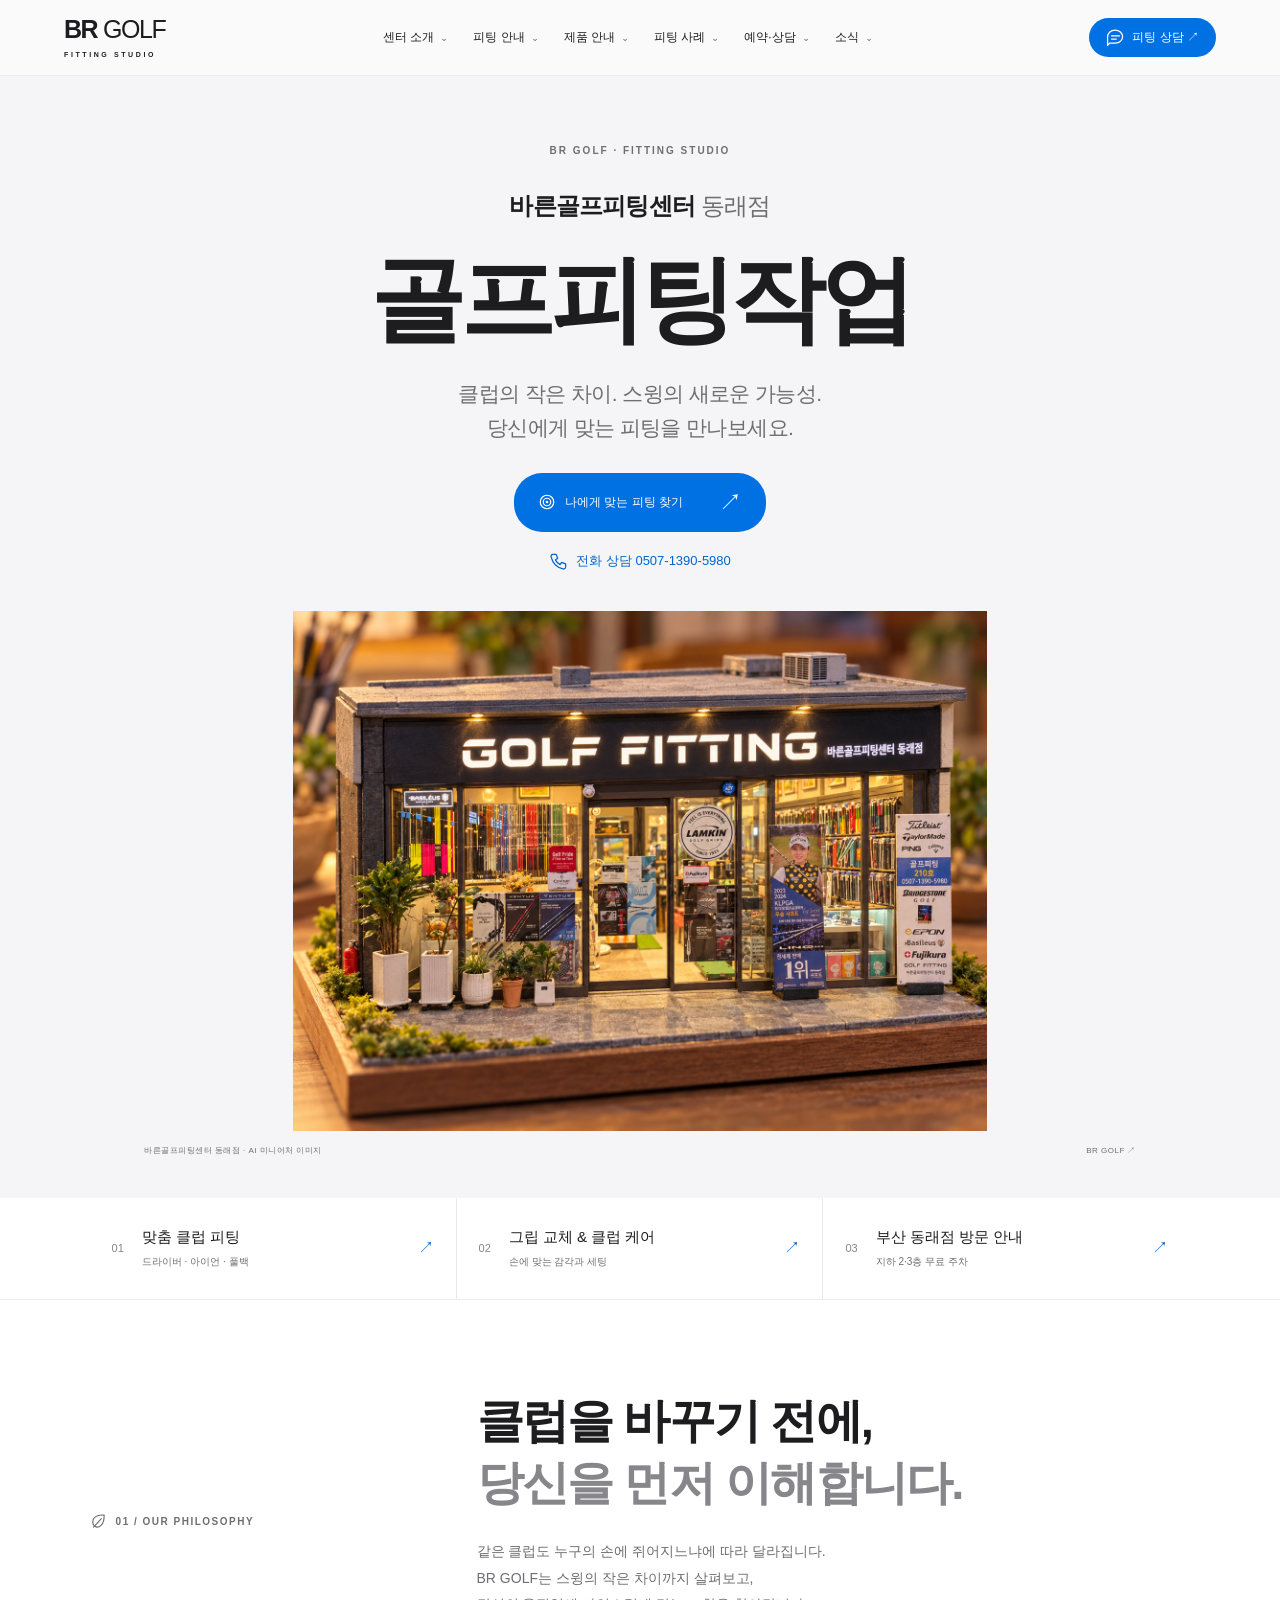
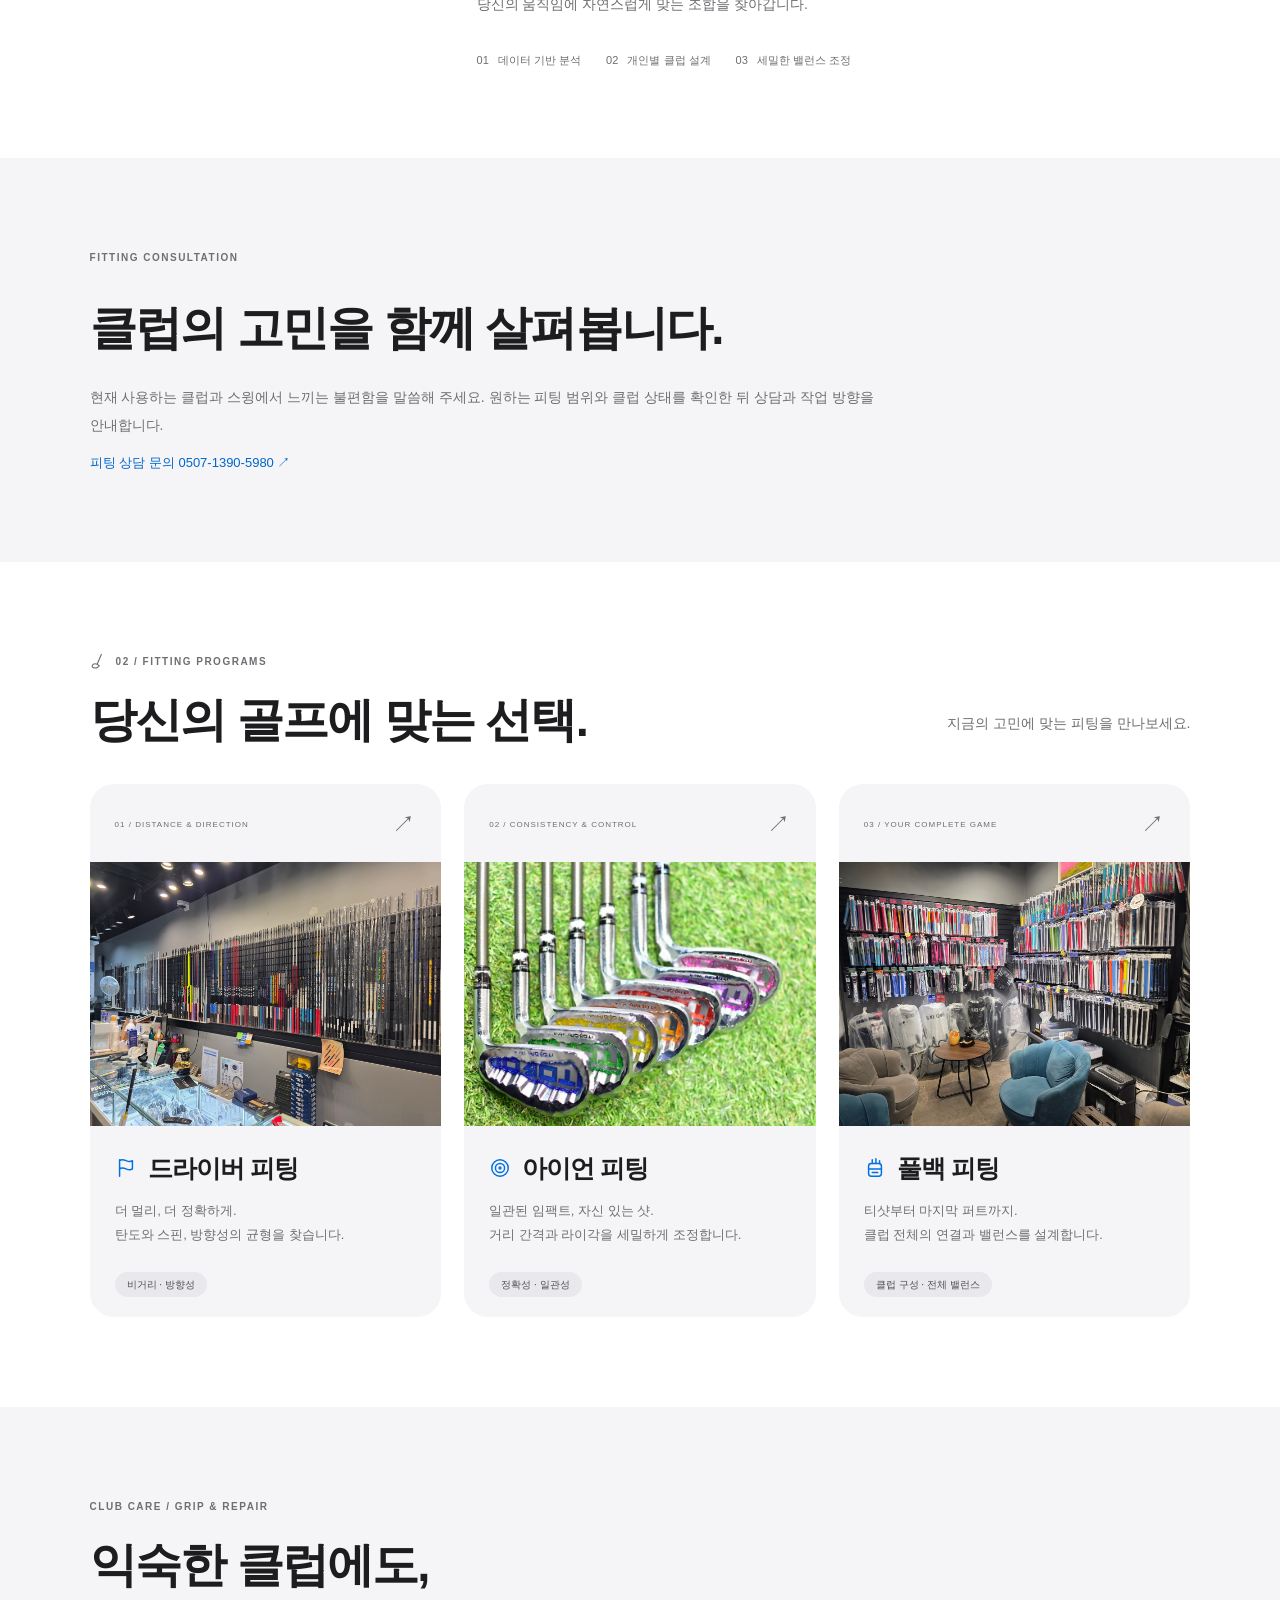
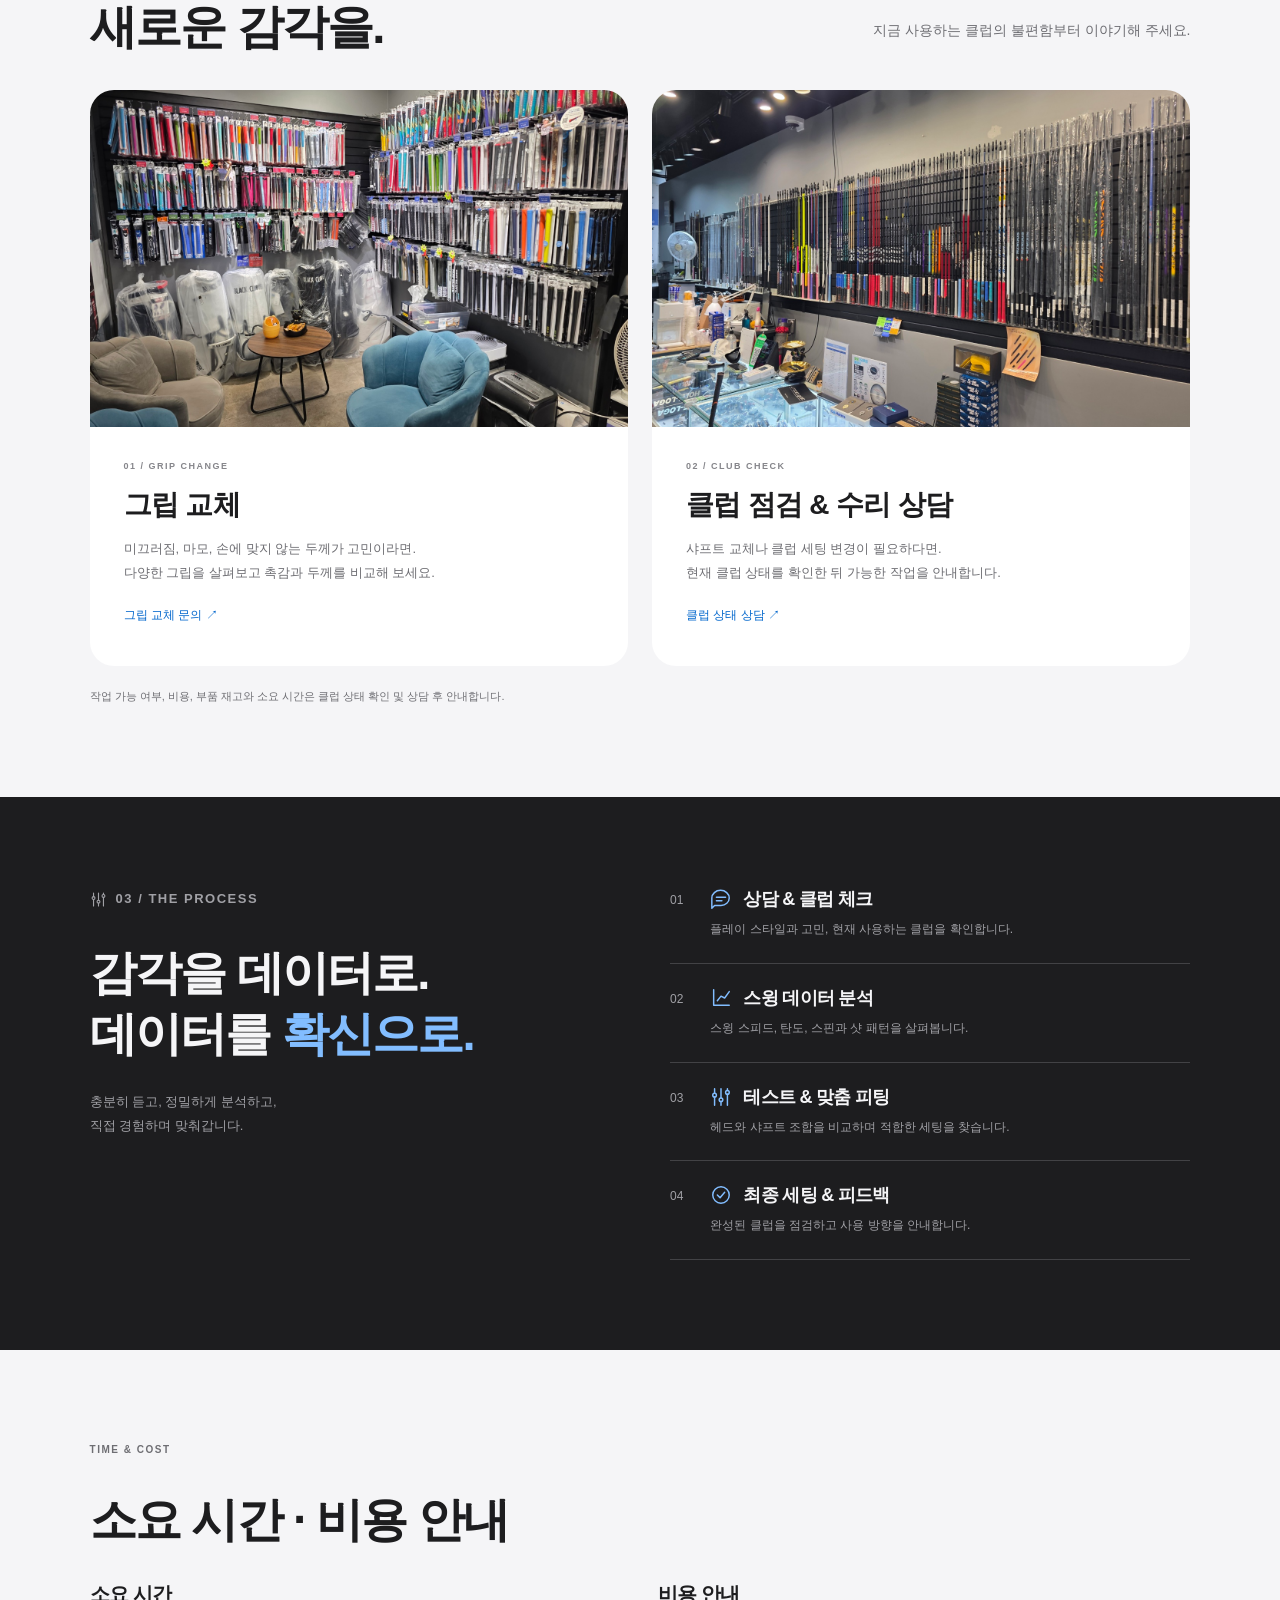
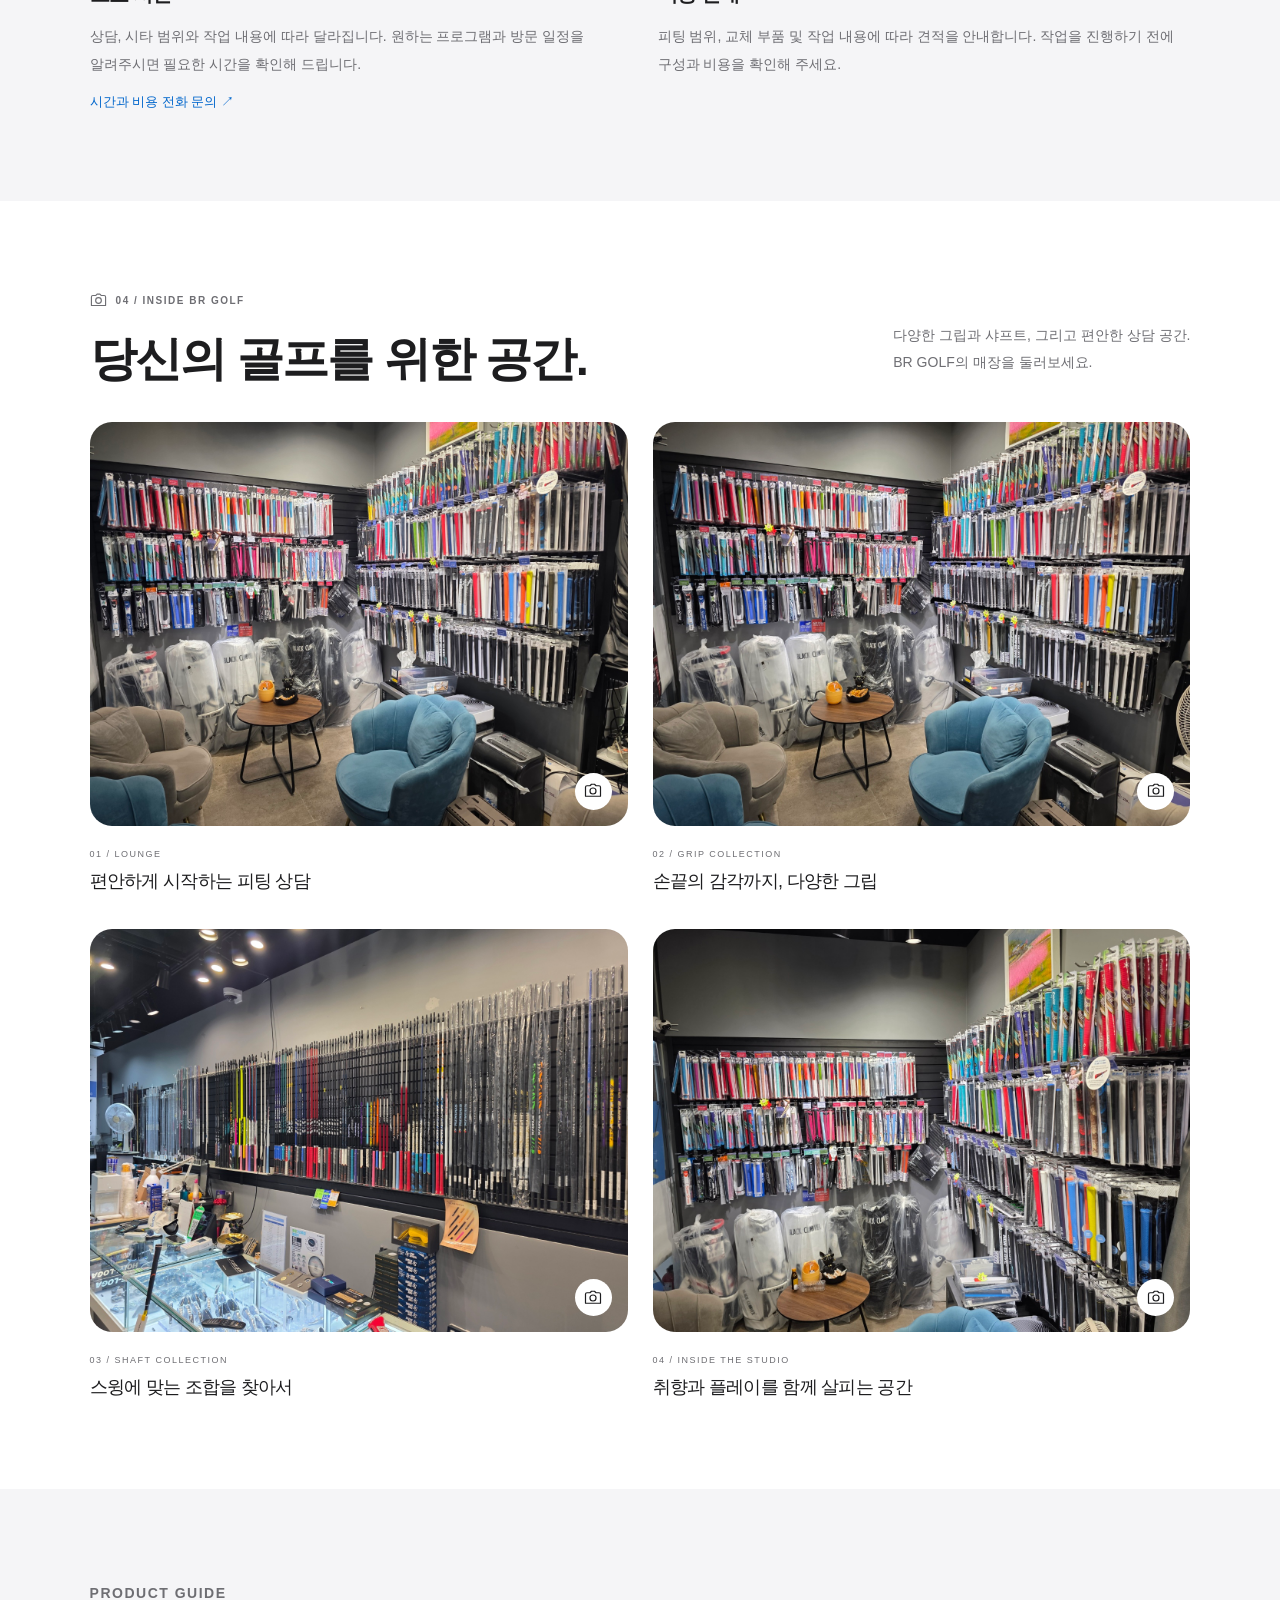
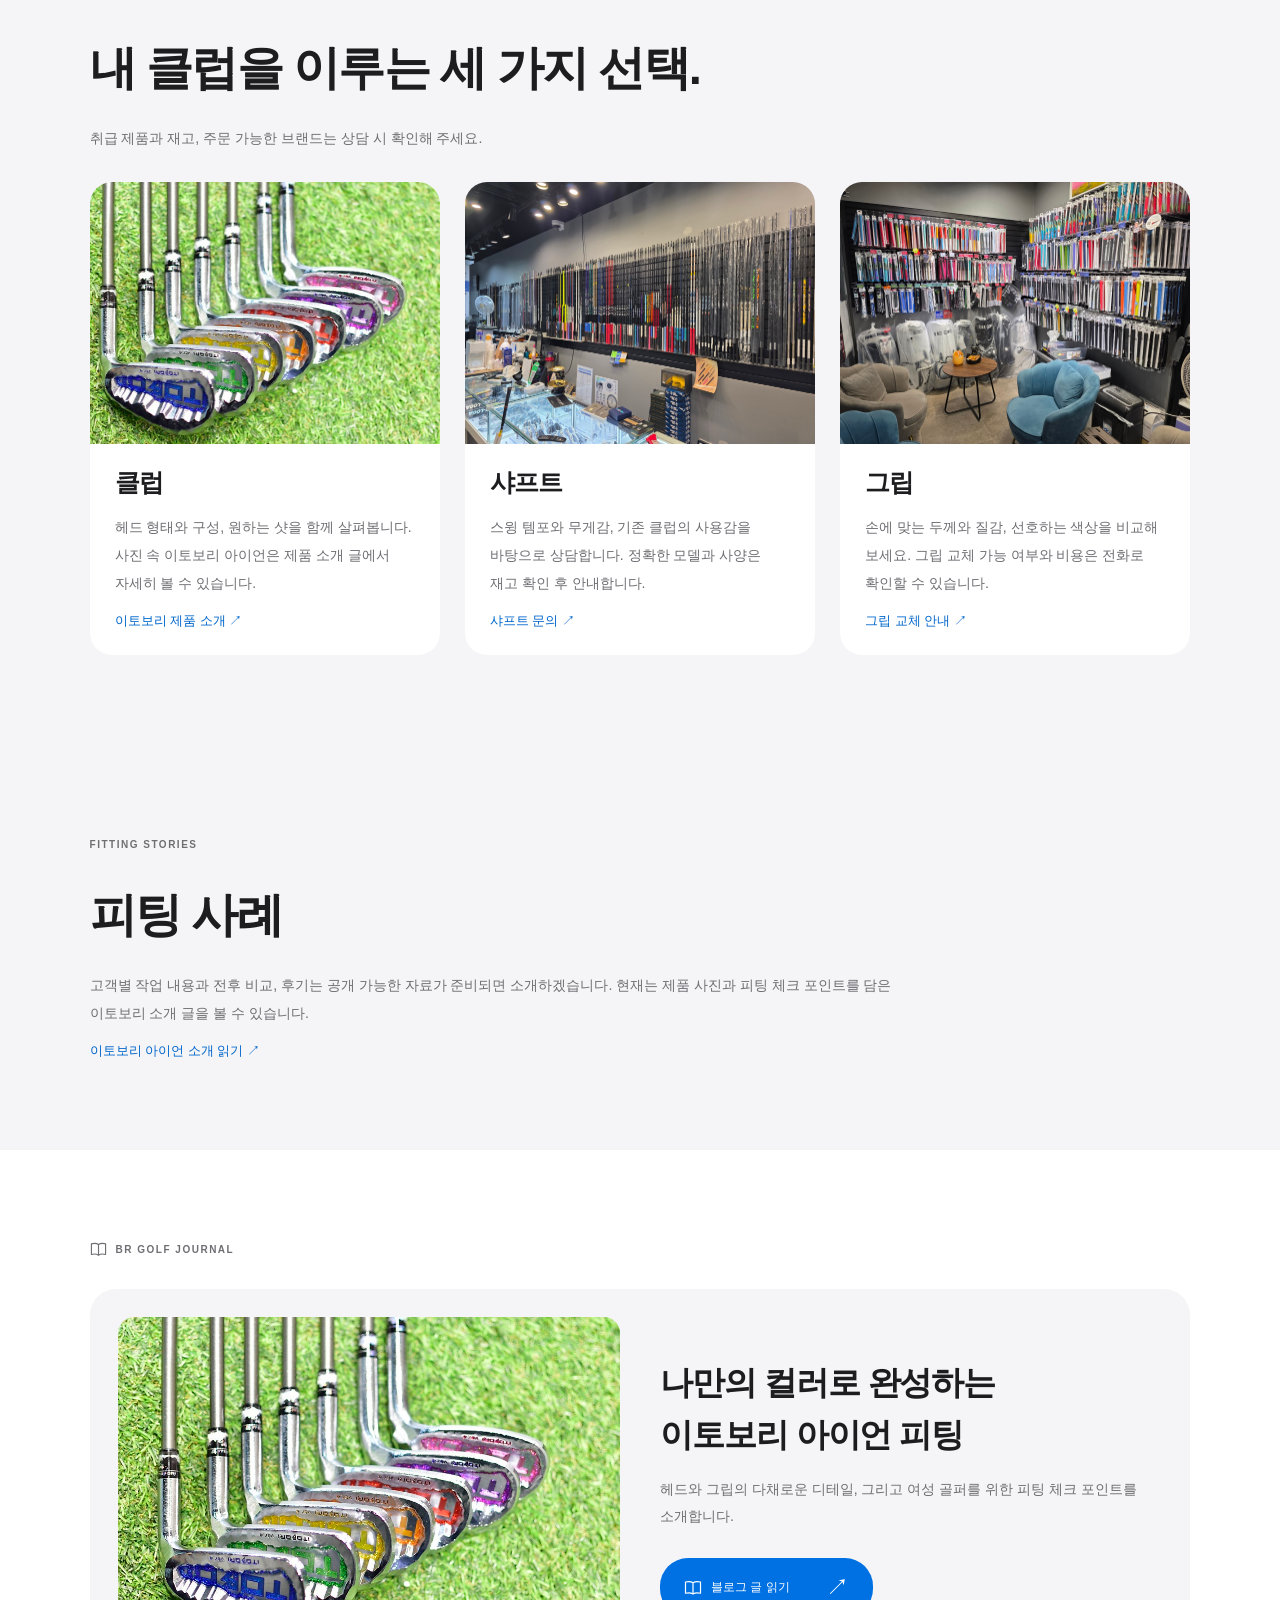
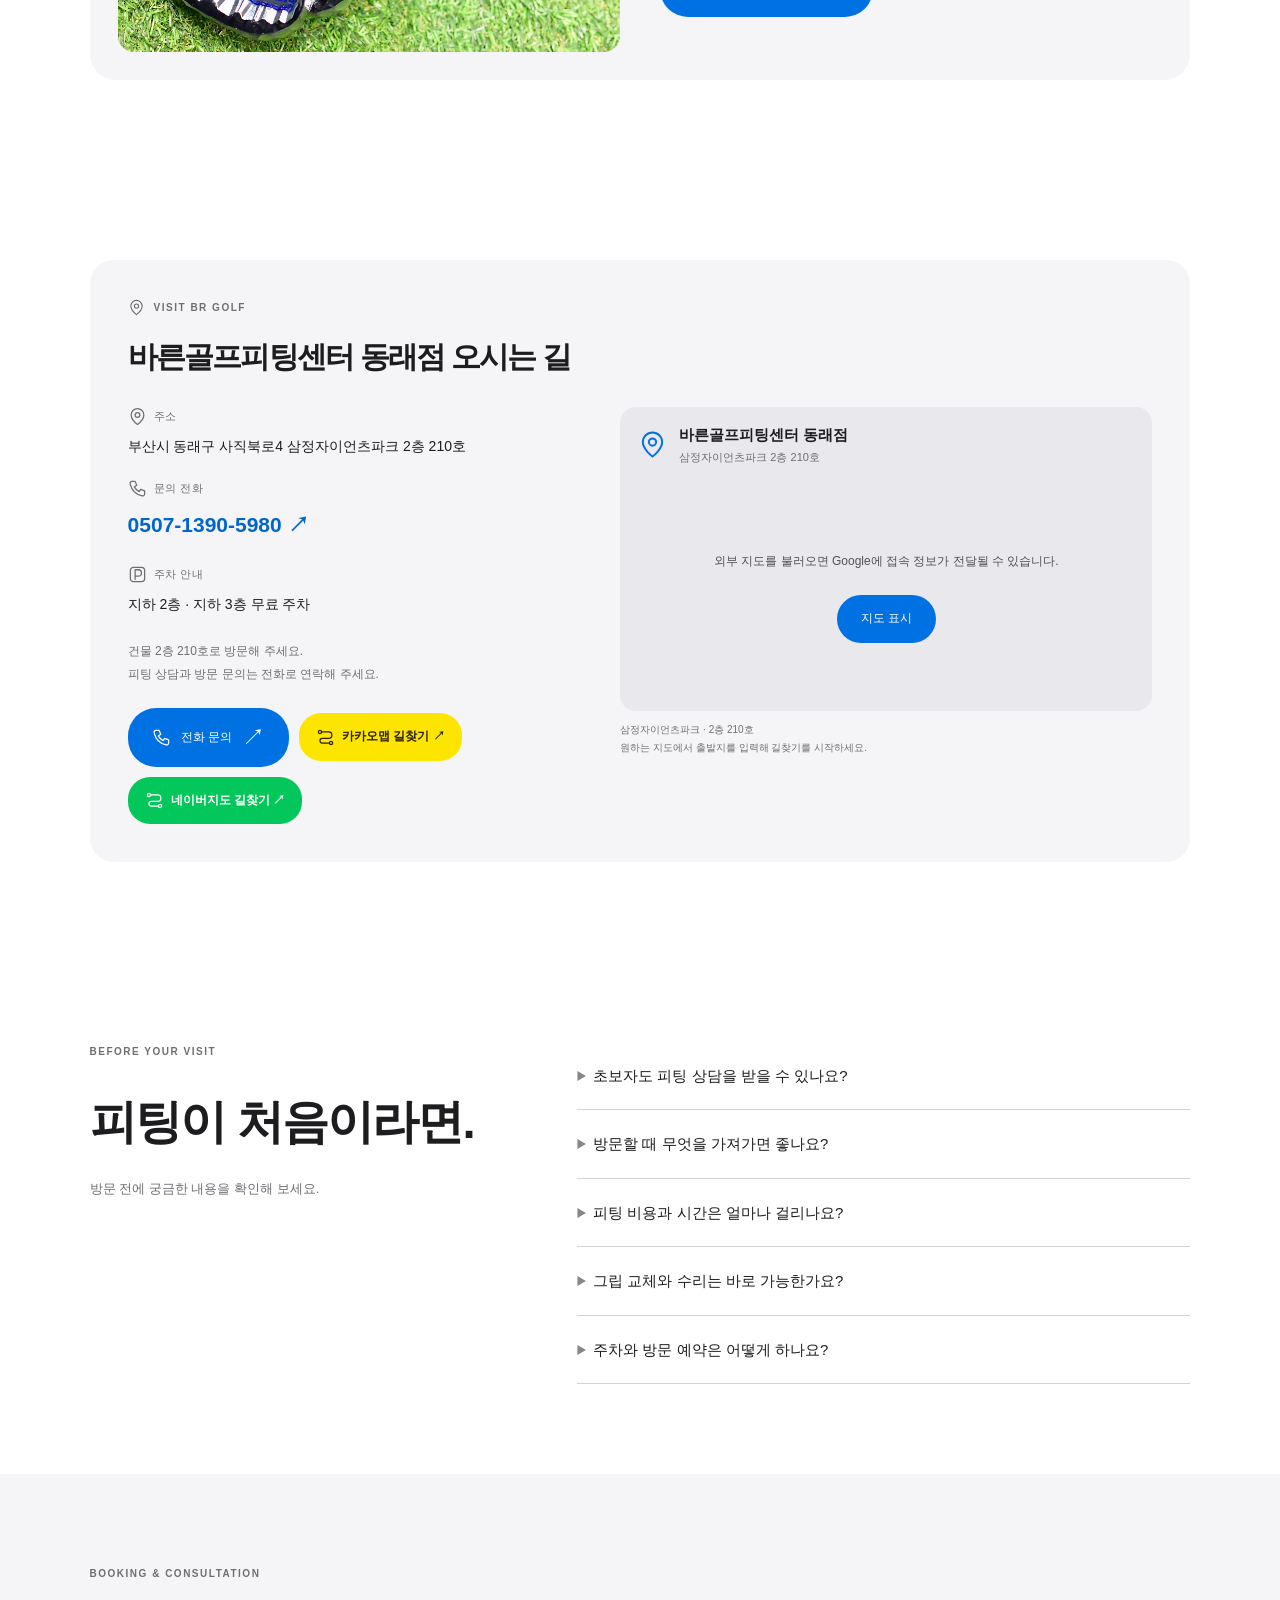
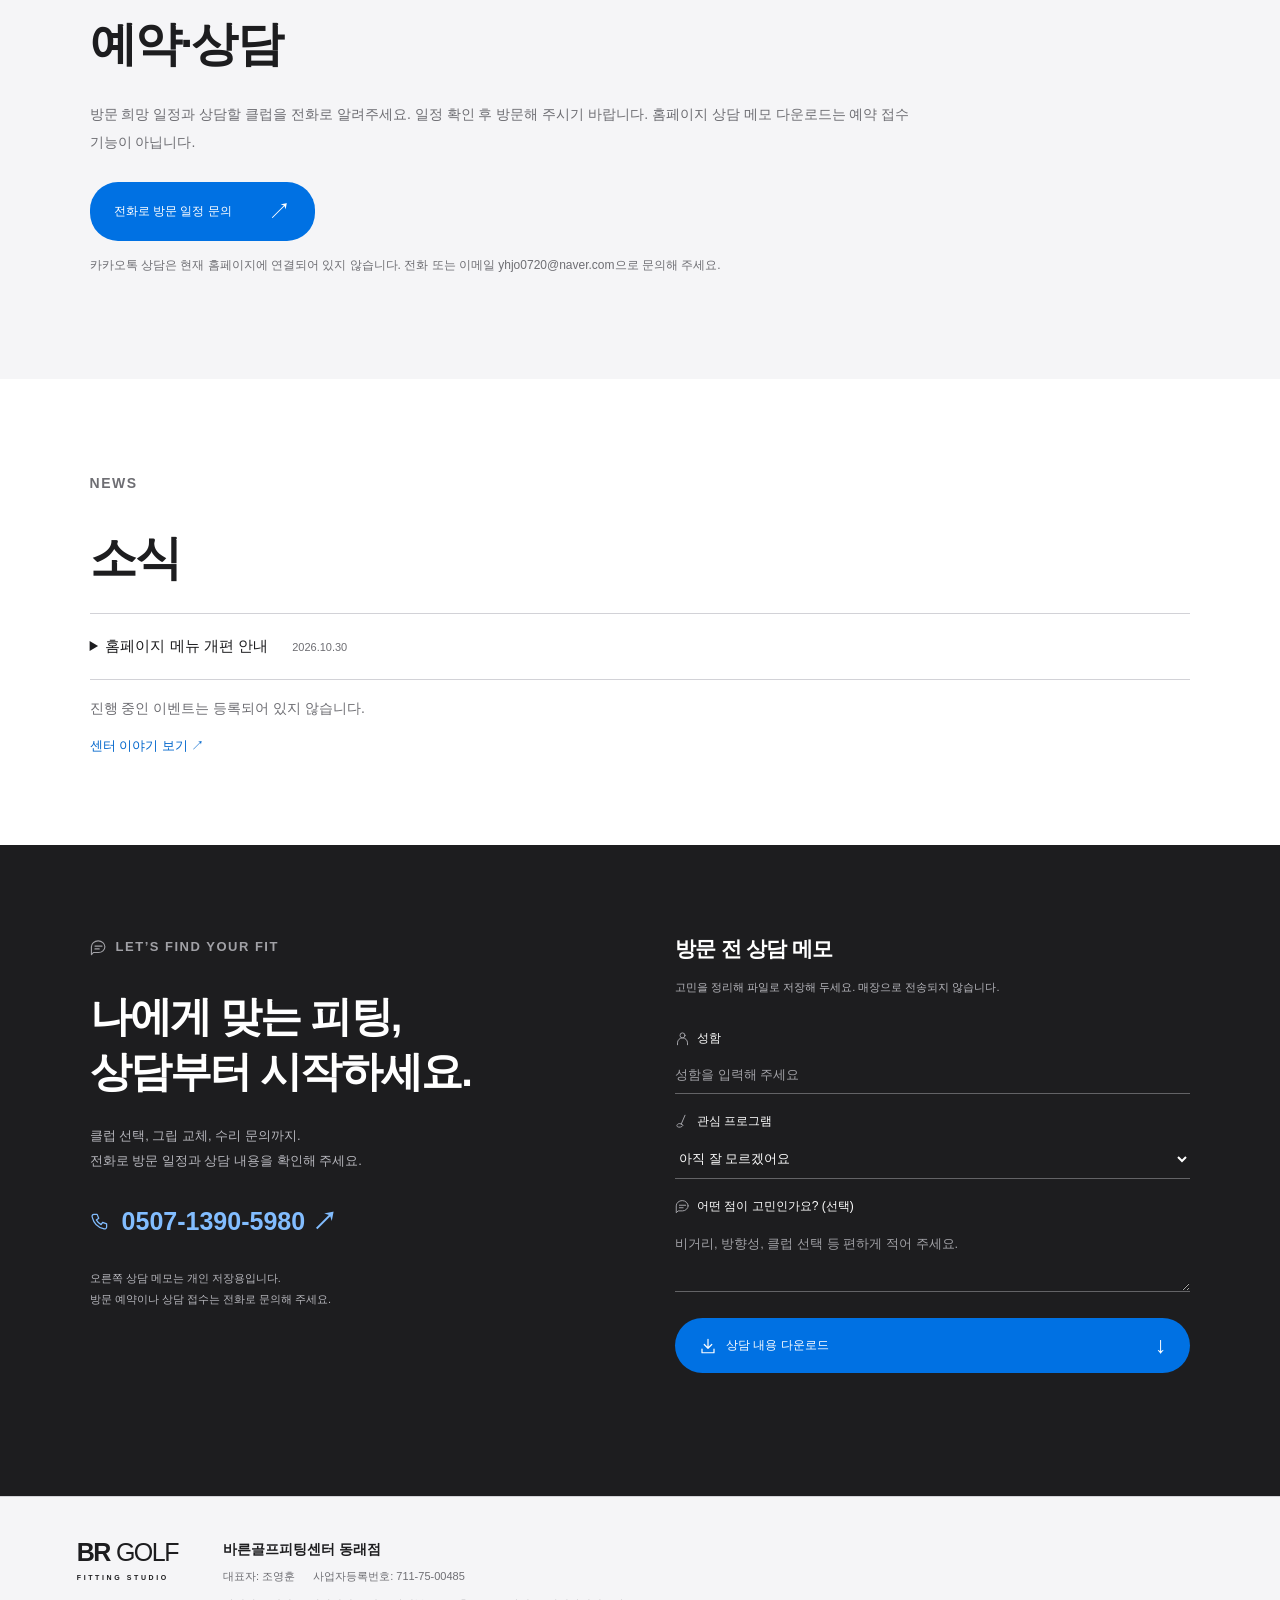
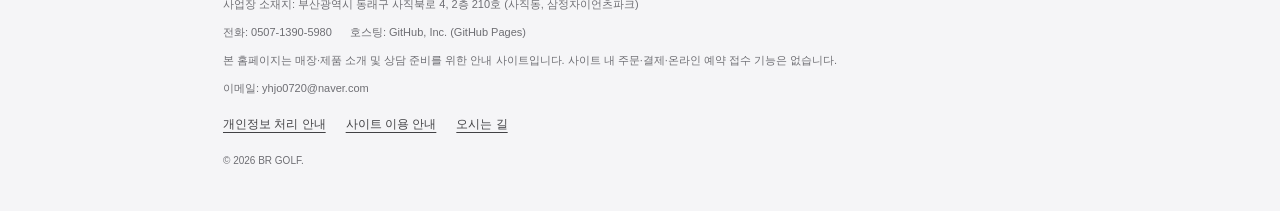
<file: index.html>
<!doctype html><html lang="ko"><head><meta charset="utf-8"><meta name="viewport" content="width=device-width, initial-scale=1"><meta name="description" content="부산 동래구 사직동 골프 피팅 전문점. 맞춤 클럽 피팅, 그립 교체, 클럽 수리 상담. 삼정자이언츠파크 2층 210호."><title>바른골프피팅센터 동래점 | 맞춤 피팅 · 그립 교체 · 클럽 수리</title><link rel="stylesheet" href="style.css"><script src="script.js" defer></script><script src="maps.js" defer></script><link rel="stylesheet" href="navigation.css"><script src="navigation.js" defer></script><link rel="stylesheet" href="premium.css"></head><body>
<header><a class="logo" href="#">BR<span>GOLF</span><small>FITTING STUDIO</small></a><button class="menu-toggle" type="button" aria-expanded="false" aria-controls="main-navigation">메뉴 <span aria-hidden="true">☰</span></button><nav id="main-navigation" class="main-navigation" aria-label="주 메뉴"><details class="nav-group"><summary>센터 소개</summary><div class="nav-submenu"><a href="#about">동래점 소개</a><a href="#fitter">피팅 상담 소개</a><a href="#studio">시설 및 장비</a><a href="#visit">오시는 길</a></div></details><details class="nav-group"><summary>피팅 안내</summary><div class="nav-submenu"><a href="#programs">피팅 종류</a><a href="#process">피팅 과정</a><a href="#fitting-price">소요 시간 · 비용 안내</a><a href="#faq">자주 묻는 질문</a></div></details><details class="nav-group"><summary>제품 안내</summary><div class="nav-submenu"><a href="#products">취급 제품 안내</a><a href="#product-clubs">클럽</a><a href="#product-shafts">샤프트</a><a href="#product-grips">그립</a></div></details><details class="nav-group"><summary>피팅 사례</summary><div class="nav-submenu"><a href="#cases">피팅 사례 안내</a><a href="itobori-women-irons.html">이토보리 제품 소개</a></div></details><details class="nav-group"><summary>예약·상담</summary><div class="nav-submenu"><a href="#booking">방문 예약 안내</a><a href="tel:050713905980">전화 상담</a><a href="#contact">상담 메모</a></div></details><details class="nav-group"><summary>소식</summary><div class="nav-submenu"><a href="#news">공지사항</a><a href="#journal">센터 이야기</a></div></details></nav><a class="nav-button" href="#contact"><svg class="ui-icon " viewBox="0 0 24 24" fill="none" stroke="currentColor" stroke-width="1.6" stroke-linecap="round" stroke-linejoin="round" aria-hidden="true" focusable="false"><path d="M21 11a9 8 0 0 1-9 8H5l-3 3V11a9 8 0 0 1 19 0Z"/><path d="M7 10h10M7 14h6"/></svg>피팅 상담 ↗</a></header>
<main><section class="hero"><div class="hero-copy"><p class="eyebrow">BR GOLF · FITTING STUDIO</p><p class="local-label">부산 동래 · 사직동</p><p class="hero-store-name">바른골프피팅센터 <strong>동래점</strong></p><h1>골프피팅작업</h1><p class="lead">클럽의 작은 차이. 스윙의 새로운 가능성.<br>당신에게 맞는 피팅을 만나보세요.</p><a class="button" href="#programs"><span class="button-label"><svg class="ui-icon " viewBox="0 0 24 24" fill="none" stroke="currentColor" stroke-width="1.6" stroke-linecap="round" stroke-linejoin="round" aria-hidden="true" focusable="false"><circle cx="12" cy="12" r="9"/><circle cx="12" cy="12" r="5"/><circle cx="12" cy="12" r="1"/></svg>나에게 맞는 피팅 찾기</span> <span>↗</span></a><a class="hero-phone" href="tel:050713905980"><svg class="ui-icon" viewBox="0 0 24 24" fill="none" stroke="currentColor" stroke-width="1.6" stroke-linecap="round" stroke-linejoin="round" aria-hidden="true"><path d="M5 3h4l2 5-3 2a15 15 0 0 0 6 6l2-3 5 2v4c0 2-2 3-4 2C9 19 5 15 3 7c-1-2 0-4 2-4Z"/></svg> 전화 상담 0507-1390-5980</a><div class="hero-bottom"><span>BUILT AROUND YOUR SWING</span><a href="#about">SCROLL TO EXPLORE ↓</a></div></div><div class="visual visual-store"><img class="store-image" src="assets/store-diorama.png" width="1448" height="1086" fetchpriority="high" alt="바른골프피팅센터 동래점의 간판과 클럽 진열대, 화분을 표현한 따뜻한 미니어처 디오라마"><div class="store-caption"><span>바른골프피팅센터 동래점 · AI 미니어처 이미지</span><span>BR GOLF ↗</span></div></div></section>
<div class="service-strip"><a href="#programs"><b>01</b><span>맞춤 클럽 피팅<small>드라이버 · 아이언 · 풀백</small></span><span>↗</span></a><a href="#care"><b>02</b><span>그립 교체 & 클럽 케어<small>손에 맞는 감각과 세팅</small></span><span>↗</span></a><a href="#visit"><b>03</b><span>부산 동래점 방문 안내<small>지하 2·3층 무료 주차</small></span><span>↗</span></a></div>
<section class="about section" id="about"><p class="eyebrow"><svg class="ui-icon " viewBox="0 0 24 24" fill="none" stroke="currentColor" stroke-width="1.6" stroke-linecap="round" stroke-linejoin="round" aria-hidden="true" focusable="false"><path d="M20 3C9 2 3 7 4 14c1 6 7 8 12 3 4-4 4-9 4-14ZM5 20 16 8"/></svg>01 / OUR PHILOSOPHY</p><div><h2>클럽을 바꾸기 전에,<br><span>당신을 먼저 이해합니다.</span></h2><p>같은 클럽도 누구의 손에 쥐어지느냐에 따라 달라집니다.<br>BR GOLF는 스윙의 작은 차이까지 살펴보고,<br>당신의 움직임에 자연스럽게 맞는 조합을 찾아갑니다.</p><div class="principles"><span>01 &nbsp; 데이터 기반 분석</span><span>02 &nbsp; 개인별 클럽 설계</span><span>03 &nbsp; 세밀한 밸런스 조정</span></div></div></section>
<div class="section menu-note" id="fitter"><p class="eyebrow">FITTING CONSULTATION</p><h2>클럽의 고민을 함께 살펴봅니다.</h2><p>현재 사용하는 클럽과 스윙에서 느끼는 불편함을 말씀해 주세요. 원하는 피팅 범위와 클럽 상태를 확인한 뒤 상담과 작업 방향을 안내합니다.</p><a href="tel:050713905980">피팅 상담 문의 0507-1390-5980 ↗</a></div><section class="section" id="programs"><div class="section-top"><div><p class="eyebrow"><svg class="ui-icon " viewBox="0 0 24 24" fill="none" stroke="currentColor" stroke-width="1.6" stroke-linecap="round" stroke-linejoin="round" aria-hidden="true" focusable="false"><path d="m16 2-6 14M10 16c-3-2-7 0-7 3 0 2 5 3 8 1l2-2-3-2Z"/></svg>02 / FITTING PROGRAMS</p><h2>당신의 골프에 맞는 선택.</h2></div><p>지금의 고민에 맞는 피팅을 만나보세요.</p></div><div class="cards">
<a class="card" href="#contact" data-program="드라이버 피팅"><div class="card-top">01 / DISTANCE & DIRECTION <span>↗</span></div><div class="program-photo"><img src="assets/studio-shafts.jpg" alt="피팅 상담에 활용하는 매장 샤프트 진열" width="1400" height="1050" loading="lazy"></div><h3 class="icon-heading"><svg class="ui-icon heading-icon" viewBox="0 0 24 24" fill="none" stroke="currentColor" stroke-width="1.6" stroke-linecap="round" stroke-linejoin="round" aria-hidden="true" focusable="false"><path d="M5 21V3m0 1c5-4 9 4 14 0v9c-5 4-9-4-14 0"/></svg>드라이버 피팅</h3><p>더 멀리, 더 정확하게.<br>탄도와 스핀, 방향성의 균형을 찾습니다.</p><span class="tag">비거리 · 방향성</span></a>
<a class="card" href="#contact" data-program="아이언 피팅"><div class="card-top">02 / CONSISTENCY & CONTROL <span>↗</span></div><div class="program-photo"><img src="assets/itobori-5.jpg" alt="이토보리 아이언 제품 구성" width="966" height="644" loading="lazy"></div><h3 class="icon-heading"><svg class="ui-icon heading-icon" viewBox="0 0 24 24" fill="none" stroke="currentColor" stroke-width="1.6" stroke-linecap="round" stroke-linejoin="round" aria-hidden="true" focusable="false"><circle cx="12" cy="12" r="9"/><circle cx="12" cy="12" r="5"/><circle cx="12" cy="12" r="1"/></svg>아이언 피팅</h3><p>일관된 임팩트, 자신 있는 샷.<br>거리 간격과 라이각을 세밀하게 조정합니다.</p><span class="tag">정확성 · 일관성</span></a>
<a class="card" href="#contact" data-program="풀백 피팅"><div class="card-top">03 / YOUR COMPLETE GAME <span>↗</span></div><div class="program-photo"><img src="assets/studio-lounge.jpg" alt="클럽 상담과 제품을 살펴보는 매장 공간" width="1400" height="1050" loading="lazy"></div><h3 class="icon-heading"><svg class="ui-icon heading-icon" viewBox="0 0 24 24" fill="none" stroke="currentColor" stroke-width="1.6" stroke-linecap="round" stroke-linejoin="round" aria-hidden="true" focusable="false"><rect x="5" y="7" width="14" height="14" rx="3"/><path d="M9 7V3m4 4V2m4 5V4M5 13h14M9 17h6"/></svg>풀백 피팅</h3><p>티샷부터 마지막 퍼트까지.<br>클럽 전체의 연결과 밸런스를 설계합니다.</p><span class="tag">클럽 구성 · 전체 밸런스</span></a></div></section>
<section class="section care" id="care"><div class="section-top"><div><p class="eyebrow">CLUB CARE / GRIP & REPAIR</p><h2>익숙한 클럽에도,<br>새로운 감각을.</h2></div><p>지금 사용하는 클럽의 불편함부터 이야기해 주세요.</p></div><div class="care-grid"><article><img src="assets/studio-grips.jpg" alt="매장에 진열된 다양한 골프 그립" loading="lazy" width="1400" height="1050"><div><span class="eyebrow">01 / GRIP CHANGE</span><h3>그립 교체</h3><p>미끄러짐, 마모, 손에 맞지 않는 두께가 고민이라면.<br>다양한 그립을 살펴보고 촉감과 두께를 비교해 보세요.</p><a href="tel:050713905980">그립 교체 문의 ↗</a></div></article><article><img src="assets/studio-shafts.jpg" alt="매장 샤프트 진열대와 클럽 용품" loading="lazy" width="1400" height="1050"><div><span class="eyebrow">02 / CLUB CHECK</span><h3>클럽 점검 & 수리 상담</h3><p>샤프트 교체나 클럽 세팅 변경이 필요하다면.<br>현재 클럽 상태를 확인한 뒤 가능한 작업을 안내합니다.</p><a href="tel:050713905980">클럽 상태 상담 ↗</a></div></article></div><p class="care-note">작업 가능 여부, 비용, 부품 재고와 소요 시간은 클럽 상태 확인 및 상담 후 안내합니다.</p></section><section class="process section" id="process"><div><p class="eyebrow"><svg class="ui-icon " viewBox="0 0 24 24" fill="none" stroke="currentColor" stroke-width="1.6" stroke-linecap="round" stroke-linejoin="round" aria-hidden="true" focusable="false"><path d="M5 3v5m0 4v9M12 3v10m0 4v4M19 3v2m0 4v12"/><circle cx="5" cy="10" r="2"/><circle cx="12" cy="15" r="2"/><circle cx="19" cy="7" r="2"/></svg>03 / THE PROCESS</p><h2>감각을 데이터로.<br>데이터를 <em>확신으로.</em></h2><p>충분히 듣고, 정밀하게 분석하고,<br>직접 경험하며 맞춰갑니다.</p></div><ol><li><span>01</span><div><h3 class="icon-heading"><svg class="ui-icon heading-icon" viewBox="0 0 24 24" fill="none" stroke="currentColor" stroke-width="1.6" stroke-linecap="round" stroke-linejoin="round" aria-hidden="true" focusable="false"><path d="M21 11a9 8 0 0 1-9 8H5l-3 3V11a9 8 0 0 1 19 0Z"/><path d="M7 10h10M7 14h6"/></svg>상담 & 클럽 체크</h3><p>플레이 스타일과 고민, 현재 사용하는 클럽을 확인합니다.</p></div></li><li><span>02</span><div><h3 class="icon-heading"><svg class="ui-icon heading-icon" viewBox="0 0 24 24" fill="none" stroke="currentColor" stroke-width="1.6" stroke-linecap="round" stroke-linejoin="round" aria-hidden="true" focusable="false"><path d="M4 3v17h17M8 15l4-5 4 2 5-7"/></svg>스윙 데이터 분석</h3><p>스윙 스피드, 탄도, 스핀과 샷 패턴을 살펴봅니다.</p></div></li><li><span>03</span><div><h3 class="icon-heading"><svg class="ui-icon heading-icon" viewBox="0 0 24 24" fill="none" stroke="currentColor" stroke-width="1.6" stroke-linecap="round" stroke-linejoin="round" aria-hidden="true" focusable="false"><path d="M5 3v5m0 4v9M12 3v10m0 4v4M19 3v2m0 4v12"/><circle cx="5" cy="10" r="2"/><circle cx="12" cy="15" r="2"/><circle cx="19" cy="7" r="2"/></svg>테스트 & 맞춤 피팅</h3><p>헤드와 샤프트 조합을 비교하며 적합한 세팅을 찾습니다.</p></div></li><li><span>04</span><div><h3 class="icon-heading"><svg class="ui-icon heading-icon" viewBox="0 0 24 24" fill="none" stroke="currentColor" stroke-width="1.6" stroke-linecap="round" stroke-linejoin="round" aria-hidden="true" focusable="false"><circle cx="12" cy="12" r="9"/><path d="m8 12 3 3 5-6"/></svg>최종 세팅 & 피드백</h3><p>완성된 클럽을 점검하고 사용 방향을 안내합니다.</p></div></li></ol></section>
<section class="section menu-note" id="fitting-price"><p class="eyebrow">TIME & COST</p><h2>소요 시간 · 비용 안내</h2><div class="info-columns"><article><h3>소요 시간</h3><p>상담, 시타 범위와 작업 내용에 따라 달라집니다. 원하는 프로그램과 방문 일정을 알려주시면 필요한 시간을 확인해 드립니다.</p></article><article><h3>비용 안내</h3><p>피팅 범위, 교체 부품 및 작업 내용에 따라 견적을 안내합니다. 작업을 진행하기 전에 구성과 비용을 확인해 주세요.</p></article></div><a href="tel:050713905980">시간과 비용 전화 문의 ↗</a></section><section class="studio section" id="studio" aria-labelledby="studio-title"><div class="section-top"><div><p class="eyebrow"><svg class="ui-icon " viewBox="0 0 24 24" fill="none" stroke="currentColor" stroke-width="1.6" stroke-linecap="round" stroke-linejoin="round" aria-hidden="true" focusable="false"><path d="m8 5 2-2h4l2 2h4a2 2 0 0 1 2 2v12H2V7a2 2 0 0 1 2-2Z"/><circle cx="12" cy="12" r="4"/></svg>04 / INSIDE BR GOLF</p><h2 id="studio-title">당신의 골프를 위한 공간.</h2></div><p>다양한 그립과 샤프트, 그리고 편안한 상담 공간.<br>BR GOLF의 매장을 둘러보세요.</p></div><div class="studio-grid"><figure class="studio-item"><button class="studio-photo" type="button" data-photo="assets/studio-lounge.jpg" aria-label="그립 진열대와 편안한 상담 공간 크게 보기"><img src="assets/studio-lounge.jpg" width="1400" height="1050" loading="lazy" decoding="async" alt="그립 진열대와 편안한 상담 공간"><span class="photo-expand" aria-hidden="true"><svg class="ui-icon " viewBox="0 0 24 24" fill="none" stroke="currentColor" stroke-width="1.6" stroke-linecap="round" stroke-linejoin="round" aria-hidden="true" focusable="false"><path d="m8 5 2-2h4l2 2h4a2 2 0 0 1 2 2v12H2V7a2 2 0 0 1 2-2Z"/><circle cx="12" cy="12" r="4"/></svg></span></button><figcaption><span>01 / LOUNGE</span><h3>편안하게 시작하는 피팅 상담</h3></figcaption></figure><figure class="studio-item"><button class="studio-photo" type="button" data-photo="assets/studio-grips.jpg" aria-label="다양한 색상과 형태의 골프 그립 진열 크게 보기"><img src="assets/studio-grips.jpg" width="1400" height="1050" loading="lazy" decoding="async" alt="다양한 색상과 형태의 골프 그립 진열"><span class="photo-expand" aria-hidden="true"><svg class="ui-icon " viewBox="0 0 24 24" fill="none" stroke="currentColor" stroke-width="1.6" stroke-linecap="round" stroke-linejoin="round" aria-hidden="true" focusable="false"><path d="m8 5 2-2h4l2 2h4a2 2 0 0 1 2 2v12H2V7a2 2 0 0 1 2-2Z"/><circle cx="12" cy="12" r="4"/></svg></span></button><figcaption><span>02 / GRIP COLLECTION</span><h3>손끝의 감각까지, 다양한 그립</h3></figcaption></figure><figure class="studio-item"><button class="studio-photo" type="button" data-photo="assets/studio-shafts.jpg" aria-label="매장 벽면을 따라 정돈된 골프 샤프트와 용품 크게 보기"><img src="assets/studio-shafts.jpg" width="1400" height="1050" loading="lazy" decoding="async" alt="매장 벽면을 따라 정돈된 골프 샤프트와 용품"><span class="photo-expand" aria-hidden="true"><svg class="ui-icon " viewBox="0 0 24 24" fill="none" stroke="currentColor" stroke-width="1.6" stroke-linecap="round" stroke-linejoin="round" aria-hidden="true" focusable="false"><path d="m8 5 2-2h4l2 2h4a2 2 0 0 1 2 2v12H2V7a2 2 0 0 1 2-2Z"/><circle cx="12" cy="12" r="4"/></svg></span></button><figcaption><span>03 / SHAFT COLLECTION</span><h3>스윙에 맞는 조합을 찾아서</h3></figcaption></figure><figure class="studio-item"><button class="studio-photo" type="button" data-photo="assets/studio-detail.jpg" aria-label="골프 그립과 골프백이 진열된 매장 내부 크게 보기"><img src="assets/studio-detail.jpg" width="1400" height="1050" loading="lazy" decoding="async" alt="골프 그립과 골프백이 진열된 매장 내부"><span class="photo-expand" aria-hidden="true"><svg class="ui-icon " viewBox="0 0 24 24" fill="none" stroke="currentColor" stroke-width="1.6" stroke-linecap="round" stroke-linejoin="round" aria-hidden="true" focusable="false"><path d="m8 5 2-2h4l2 2h4a2 2 0 0 1 2 2v12H2V7a2 2 0 0 1 2-2Z"/><circle cx="12" cy="12" r="4"/></svg></span></button><figcaption><span>04 / INSIDE THE STUDIO</span><h3>취향과 플레이를 함께 살피는 공간</h3></figcaption></figure></div></section>
<section class="section product-guide" id="products"><p class="eyebrow">PRODUCT GUIDE</p><h2>내 클럽을 이루는 세 가지 선택.</h2><p>취급 제품과 재고, 주문 가능한 브랜드는 상담 시 확인해 주세요.</p><div class="product-guide-grid"><article id="product-clubs"><img src="assets/itobori-5.jpg" alt="이토보리 아이언 제품 구성" loading="lazy" width="966" height="644"><h3>클럽</h3><p>헤드 형태와 구성, 원하는 샷을 함께 살펴봅니다. 사진 속 이토보리 아이언은 제품 소개 글에서 자세히 볼 수 있습니다.</p><a href="itobori-women-irons.html">이토보리 제품 소개 ↗</a></article><article id="product-shafts"><img src="assets/studio-shafts.jpg" alt="매장 샤프트 진열" loading="lazy" width="1400" height="1050"><h3>샤프트</h3><p>스윙 템포와 무게감, 기존 클럽의 사용감을 바탕으로 상담합니다. 정확한 모델과 사양은 재고 확인 후 안내합니다.</p><a href="tel:050713905980">샤프트 문의 ↗</a></article><article id="product-grips"><img src="assets/studio-grips.jpg" alt="매장 그립 진열" loading="lazy" width="1400" height="1050"><h3>그립</h3><p>손에 맞는 두께와 질감, 선호하는 색상을 비교해 보세요. 그립 교체 가능 여부와 비용은 전화로 확인할 수 있습니다.</p><a href="#care">그립 교체 안내 ↗</a></article></div></section><section class="section menu-note" id="cases"><p class="eyebrow">FITTING STORIES</p><h2>피팅 사례</h2><p>고객별 작업 내용과 전후 비교, 후기는 공개 가능한 자료가 준비되면 소개하겠습니다. 현재는 제품 사진과 피팅 체크 포인트를 담은 이토보리 소개 글을 볼 수 있습니다.</p><a href="itobori-women-irons.html">이토보리 아이언 소개 읽기 ↗</a></section><section class="section" id="journal"><p class="eyebrow"><svg class="ui-icon " viewBox="0 0 24 24" fill="none" stroke="currentColor" stroke-width="1.6" stroke-linecap="round" stroke-linejoin="round" aria-hidden="true" focusable="false"><path d="M12 5c-3-2-6-2-10-1v15c4-1 7-1 10 1 3-2 6-2 10-1V4c-4-1-7-1-10 1Zm0 0v15"/></svg>BR GOLF JOURNAL</p><a class="journal-card" href="itobori-women-irons.html"><img src="assets/itobori-5.jpg" alt="다채로운 컬러의 이토보리 아이언" loading="lazy" width="966" height="644"><div><h3>나만의 컬러로 완성하는<br>이토보리 아이언 피팅</h3><p>헤드와 그립의 다채로운 디테일, 그리고 여성 골퍼를 위한 피팅 체크 포인트를 소개합니다.</p><span class="button"><span class="button-label"><svg class="ui-icon " viewBox="0 0 24 24" fill="none" stroke="currentColor" stroke-width="1.6" stroke-linecap="round" stroke-linejoin="round" aria-hidden="true" focusable="false"><path d="M12 5c-3-2-6-2-10-1v15c4-1 7-1 10 1 3-2 6-2 10-1V4c-4-1-7-1-10 1Zm0 0v15"/></svg>블로그 글 읽기</span> <span>↗</span></span></div></a></section>
<div class="section store-location" id="visit"><section class="visit-info" aria-labelledby="visit-title"><p class="eyebrow"><svg class="ui-icon " viewBox="0 0 24 24" fill="none" stroke="currentColor" stroke-width="1.6" stroke-linecap="round" stroke-linejoin="round" aria-hidden="true" focusable="false"><path d="M20 10c0 6-8 12-8 12S4 16 4 10a8 8 0 1 1 16 0Z"/><circle cx="12" cy="10" r="3"/></svg>VISIT BR GOLF</p><h2 id="visit-title">바른골프피팅센터 동래점 오시는 길</h2><div class="visit-grid"><div class="visit-details"><dl><dt><svg class="ui-icon " viewBox="0 0 24 24" fill="none" stroke="currentColor" stroke-width="1.6" stroke-linecap="round" stroke-linejoin="round" aria-hidden="true" focusable="false"><path d="M20 10c0 6-8 12-8 12S4 16 4 10a8 8 0 1 1 16 0Z"/><circle cx="12" cy="10" r="3"/></svg>주소</dt><dd>부산시 동래구 사직북로4 삼정자이언츠파크 2층 210호</dd><dt><svg class="ui-icon " viewBox="0 0 24 24" fill="none" stroke="currentColor" stroke-width="1.6" stroke-linecap="round" stroke-linejoin="round" aria-hidden="true" focusable="false"><path d="M5 3h4l2 5-3 2a15 15 0 0 0 6 6l2-3 5 2v4c0 2-2 3-4 2C9 19 5 15 3 7c-1-2 0-4 2-4Z"/></svg>문의 전화</dt><dd><a class="visit-phone" href="tel:050713905980">0507-1390-5980 ↗</a></dd><dt><svg class="ui-icon " viewBox="0 0 24 24" fill="none" stroke="currentColor" stroke-width="1.6" stroke-linecap="round" stroke-linejoin="round" aria-hidden="true" focusable="false"><rect x="3" y="3" width="18" height="18" rx="4"/><path d="M9 18V6h4a4 4 0 0 1 0 8H9"/></svg>주차 안내</dt><dd>지하 2층 · 지하 3층 무료 주차</dd></dl><p>건물 2층 210호로 방문해 주세요.<br>피팅 상담과 방문 문의는 전화로 연락해 주세요.</p><div class="visit-actions"><a class="button" href="tel:050713905980"><svg class="ui-icon " viewBox="0 0 24 24" fill="none" stroke="currentColor" stroke-width="1.6" stroke-linecap="round" stroke-linejoin="round" aria-hidden="true" focusable="false"><path d="M5 3h4l2 5-3 2a15 15 0 0 0 6 6l2-3 5 2v4c0 2-2 3-4 2C9 19 5 15 3 7c-1-2 0-4 2-4Z"/></svg>전화 문의 <span>↗</span></a><a class="direction-button kakao-direction" href="https://map.kakao.com/link/to/%EB%B0%94%EB%A5%B8%EA%B3%A8%ED%94%84%ED%94%BC%ED%8C%85%EC%84%BC%ED%84%B0%20%EB%8F%99%EB%9E%98%EC%A0%90,35.1962645950225,129.06135929353" target="_blank" rel="noopener noreferrer"><svg class="ui-icon " viewBox="0 0 24 24" fill="none" stroke="currentColor" stroke-width="1.6" stroke-linecap="round" stroke-linejoin="round" aria-hidden="true" focusable="false"><circle cx="5" cy="5" r="2"/><circle cx="19" cy="19" r="2"/><path d="M7 5h9a4 4 0 0 1 0 8H8a3 3 0 0 0 0 6h9"/></svg>카카오맵 길찾기 ↗</a><a class="direction-button naver-direction" href="https://m.map.naver.com/route.nhn?menu=route&amp;ename=%EB%B0%94%EB%A5%B8%EA%B3%A8%ED%94%84%ED%94%BC%ED%8C%85%EC%84%BC%ED%84%B0%20%EB%8F%99%EB%9E%98%EC%A0%90&amp;ex=129.06135929353&amp;ey=35.1962645950225&amp;pathType=0" target="_blank" rel="noopener noreferrer"><svg class="ui-icon " viewBox="0 0 24 24" fill="none" stroke="currentColor" stroke-width="1.6" stroke-linecap="round" stroke-linejoin="round" aria-hidden="true" focusable="false"><circle cx="5" cy="5" r="2"/><circle cx="19" cy="19" r="2"/><path d="M7 5h9a4 4 0 0 1 0 8H8a3 3 0 0 0 0 6h9"/></svg>네이버지도 길찾기 ↗</a></div></div><div class="visit-map"><div class="map-store-label"><span class="map-pin"><svg class="ui-icon " viewBox="0 0 24 24" fill="none" stroke="currentColor" stroke-width="1.6" stroke-linecap="round" stroke-linejoin="round" aria-hidden="true" focusable="false"><path d="M20 10c0 6-8 12-8 12S4 16 4 10a8 8 0 1 1 16 0Z"/><circle cx="12" cy="10" r="3"/></svg></span><div><strong>바른골프피팅센터 동래점</strong><small>삼정자이언츠파크 2층 210호</small></div></div><div class="map-placeholder"><p>외부 지도를 불러오면 Google에 접속 정보가 전달될 수 있습니다.</p><button type="button" class="button load-map" data-map-src="https://maps.google.com/maps?q=%EB%B0%94%EB%A5%B8%EA%B3%A8%ED%94%84%ED%94%BC%ED%8C%85%EC%84%BC%ED%84%B0%20%EB%8F%99%EB%9E%98%EC%A0%90%20%EB%B6%80%EC%82%B0%20%EB%8F%99%EB%9E%98%EA%B5%AC%20%EC%82%AC%EC%A7%81%EB%B6%81%EB%A1%9C%204&amp;output=embed&amp;hl=ko&amp;z=17">지도 표시</button></div><p>삼정자이언츠파크 · 2층 210호<br>원하는 지도에서 출발지를 입력해 길찾기를 시작하세요.</p></div></div></section></div>
<section class="section fitting-faq" id="faq"><div><p class="eyebrow">BEFORE YOUR VISIT</p><h2>피팅이 처음이라면.</h2><p>방문 전에 궁금한 내용을 확인해 보세요.</p></div><div class="faq-list"><details><summary>초보자도 피팅 상담을 받을 수 있나요?</summary><p>구력에 관계없이 현재 클럽이 불편한 점이나 클럽 선택 고민을 상담할 수 있습니다. 평소 연습할 때 느끼는 점을 편하게 말씀해 주세요.</p></details><details><summary>방문할 때 무엇을 가져가면 좋나요?</summary><p>현재 사용하는 클럽과 평소 착용하는 골프 장갑·골프화를 준비하면 상담에 도움이 됩니다. 전체 세트를 가져와야 하는지는 전화로 먼저 확인해 주세요.</p></details><details><summary>피팅 비용과 시간은 얼마나 걸리나요?</summary><p>희망 프로그램, 점검 범위 및 작업 내용에 따라 달라집니다. 방문 전 전화로 상담해 주세요. 확인되지 않은 일괄 가격이나 소요 시간을 안내하지 않습니다.</p></details><details><summary>그립 교체와 수리는 바로 가능한가요?</summary><p>부품 재고와 클럽 상태, 당일 작업 일정에 따라 달라집니다. 필요한 작업과 클럽 모델을 알려주시면 가능 여부를 확인해 드립니다.</p></details><details><summary>주차와 방문 예약은 어떻게 하나요?</summary><p>삼정자이언츠파크 지하 2층·3층 무료 주차를 이용할 수 있습니다. 매장은 2층 210호이며, 방문 일정은 0507-1390-5980으로 문의해 주세요.</p></details></div></section><section class="section menu-note" id="booking"><p class="eyebrow">BOOKING & CONSULTATION</p><h2>예약·상담</h2><p>방문 희망 일정과 상담할 클럽을 전화로 알려주세요. 일정 확인 후 방문해 주시기 바랍니다. 홈페이지 상담 메모 다운로드는 예약 접수 기능이 아닙니다.</p><a class="button" href="tel:050713905980">전화로 방문 일정 문의 <span>↗</span></a><p class="channel-note">카카오톡 상담은 현재 홈페이지에 연결되어 있지 않습니다. 전화 또는 이메일 yhjo0720@naver.com으로 문의해 주세요.</p></section><section class="section news-section" id="news"><p class="eyebrow">NEWS</p><h2>소식</h2><details><summary>홈페이지 메뉴 개편 안내 <small>2026.10.30</small></summary><p>센터 소개, 피팅 안내, 제품 안내, 피팅 사례, 예약·상담, 소식의 여섯 메뉴에서 필요한 정보를 찾아볼 수 있습니다.</p></details><p>진행 중인 이벤트는 등록되어 있지 않습니다.</p><a href="#journal">센터 이야기 보기 ↗</a></section><section class="contact section" id="contact"><div><p class="eyebrow"><svg class="ui-icon " viewBox="0 0 24 24" fill="none" stroke="currentColor" stroke-width="1.6" stroke-linecap="round" stroke-linejoin="round" aria-hidden="true" focusable="false"><path d="M21 11a9 8 0 0 1-9 8H5l-3 3V11a9 8 0 0 1 19 0Z"/><path d="M7 10h10M7 14h6"/></svg>LET’S FIND YOUR FIT</p><h2>나에게 맞는 피팅,<br>상담부터 시작하세요.</h2><p>클럽 선택, 그립 교체, 수리 문의까지.<br>전화로 방문 일정과 상담 내용을 확인해 주세요.</p><a class="consult-call" href="tel:050713905980"><svg class="ui-icon" viewBox="0 0 24 24" fill="none" stroke="currentColor" stroke-width="1.6" stroke-linecap="round" stroke-linejoin="round" aria-hidden="true"><path d="M5 3h4l2 5-3 2a15 15 0 0 0 6 6l2-3 5 2v4c0 2-2 3-4 2C9 19 5 15 3 7c-1-2 0-4 2-4Z"/></svg> 0507-1390-5980 ↗</a><p class="note">오른쪽 상담 메모는 개인 저장용입니다.<br>방문 예약이나 상담 접수는 전화로 문의해 주세요.</p></div><form id="consult"><h3>방문 전 상담 메모</h3><p class="memo-description">고민을 정리해 파일로 저장해 두세요. 매장으로 전송되지 않습니다.</p><label for="name"><svg class="ui-icon " viewBox="0 0 24 24" fill="none" stroke="currentColor" stroke-width="1.6" stroke-linecap="round" stroke-linejoin="round" aria-hidden="true" focusable="false"><circle cx="12" cy="7" r="4"/><path d="M4 22v-3a8 8 0 0 1 16 0v3"/></svg>성함</label><input id="name" name="name" autocomplete="name" required maxlength="30" placeholder="성함을 입력해 주세요"><label for="program"><svg class="ui-icon " viewBox="0 0 24 24" fill="none" stroke="currentColor" stroke-width="1.6" stroke-linecap="round" stroke-linejoin="round" aria-hidden="true" focusable="false"><path d="m16 2-6 14M10 16c-3-2-7 0-7 3 0 2 5 3 8 1l2-2-3-2Z"/></svg>관심 프로그램</label><select id="program" name="program"><option>아직 잘 모르겠어요</option><option>드라이버 피팅</option><option>아이언 피팅</option><option>풀백 피팅</option><option>그립 교체</option><option>클럽 점검 및 수리</option></select><label for="message"><svg class="ui-icon " viewBox="0 0 24 24" fill="none" stroke="currentColor" stroke-width="1.6" stroke-linecap="round" stroke-linejoin="round" aria-hidden="true" focusable="false"><path d="M21 11a9 8 0 0 1-9 8H5l-3 3V11a9 8 0 0 1 19 0Z"/><path d="M7 10h10M7 14h6"/></svg>어떤 점이 고민인가요? (선택)</label><textarea id="message" name="message" rows="3" maxlength="1000" placeholder="비거리, 방향성, 클럽 선택 등 편하게 적어 주세요."></textarea><button class="button" type="submit"><span class="button-label"><svg class="ui-icon " viewBox="0 0 24 24" fill="none" stroke="currentColor" stroke-width="1.6" stroke-linecap="round" stroke-linejoin="round" aria-hidden="true" focusable="false"><path d="M12 3v12m-5-5 5 5 5-5M4 16v5h16v-5"/></svg>상담 내용 다운로드</span> <span>↓</span></button><p id="status" role="status"></p></form></section></main>
<footer class="business-footer"><a class="logo" href="index.html">BR<span>GOLF</span><small>FITTING STUDIO</small></a><div class="business-details"><strong>바른골프피팅센터 동래점</strong><p>대표자: 조영훈 <span>사업자등록번호: 711-75-00485</span></p><p>사업장 소재지: 부산광역시 동래구 사직북로 4, 2층 210호 (사직동, 삼정자이언츠파크)</p><p>전화: <a href="tel:050713905980">0507-1390-5980</a> <span>호스팅: GitHub, Inc. (GitHub Pages)</span></p><p>본 홈페이지는 매장·제품 소개 및 상담 준비를 위한 안내 사이트입니다. 사이트 내 주문·결제·온라인 예약 접수 기능은 없습니다.</p><p>이메일: <a href="mailto:yhjo0720@naver.com">yhjo0720@naver.com</a></p><div class="legal-links"><a href="privacy.html">개인정보 처리 안내</a><a href="site-guide.html">사이트 이용 안내</a><a href="index.html#visit">오시는 길</a></div><small>© 2026 BR GOLF.</small></div></footer><dialog id="photo-dialog" class="photo-dialog" aria-label="매장 사진 크게 보기"><button class="photo-close" type="button" aria-label="사진 닫기" autofocus>닫기 ×</button><img id="photo-full" alt=""><p id="photo-caption"></p></dialog><div class="mobile-contact"><a href="tel:050713905980"><svg class="ui-icon" viewBox="0 0 24 24" fill="none" stroke="currentColor" stroke-width="1.6" stroke-linecap="round" stroke-linejoin="round" aria-hidden="true"><path d="M5 3h4l2 5-3 2a15 15 0 0 0 6 6l2-3 5 2v4c0 2-2 3-4 2C9 19 5 15 3 7c-1-2 0-4 2-4Z"/></svg> 전화 상담</a><a href="#visit">위치 · 길찾기 ↗</a></div></body></html>
</file>
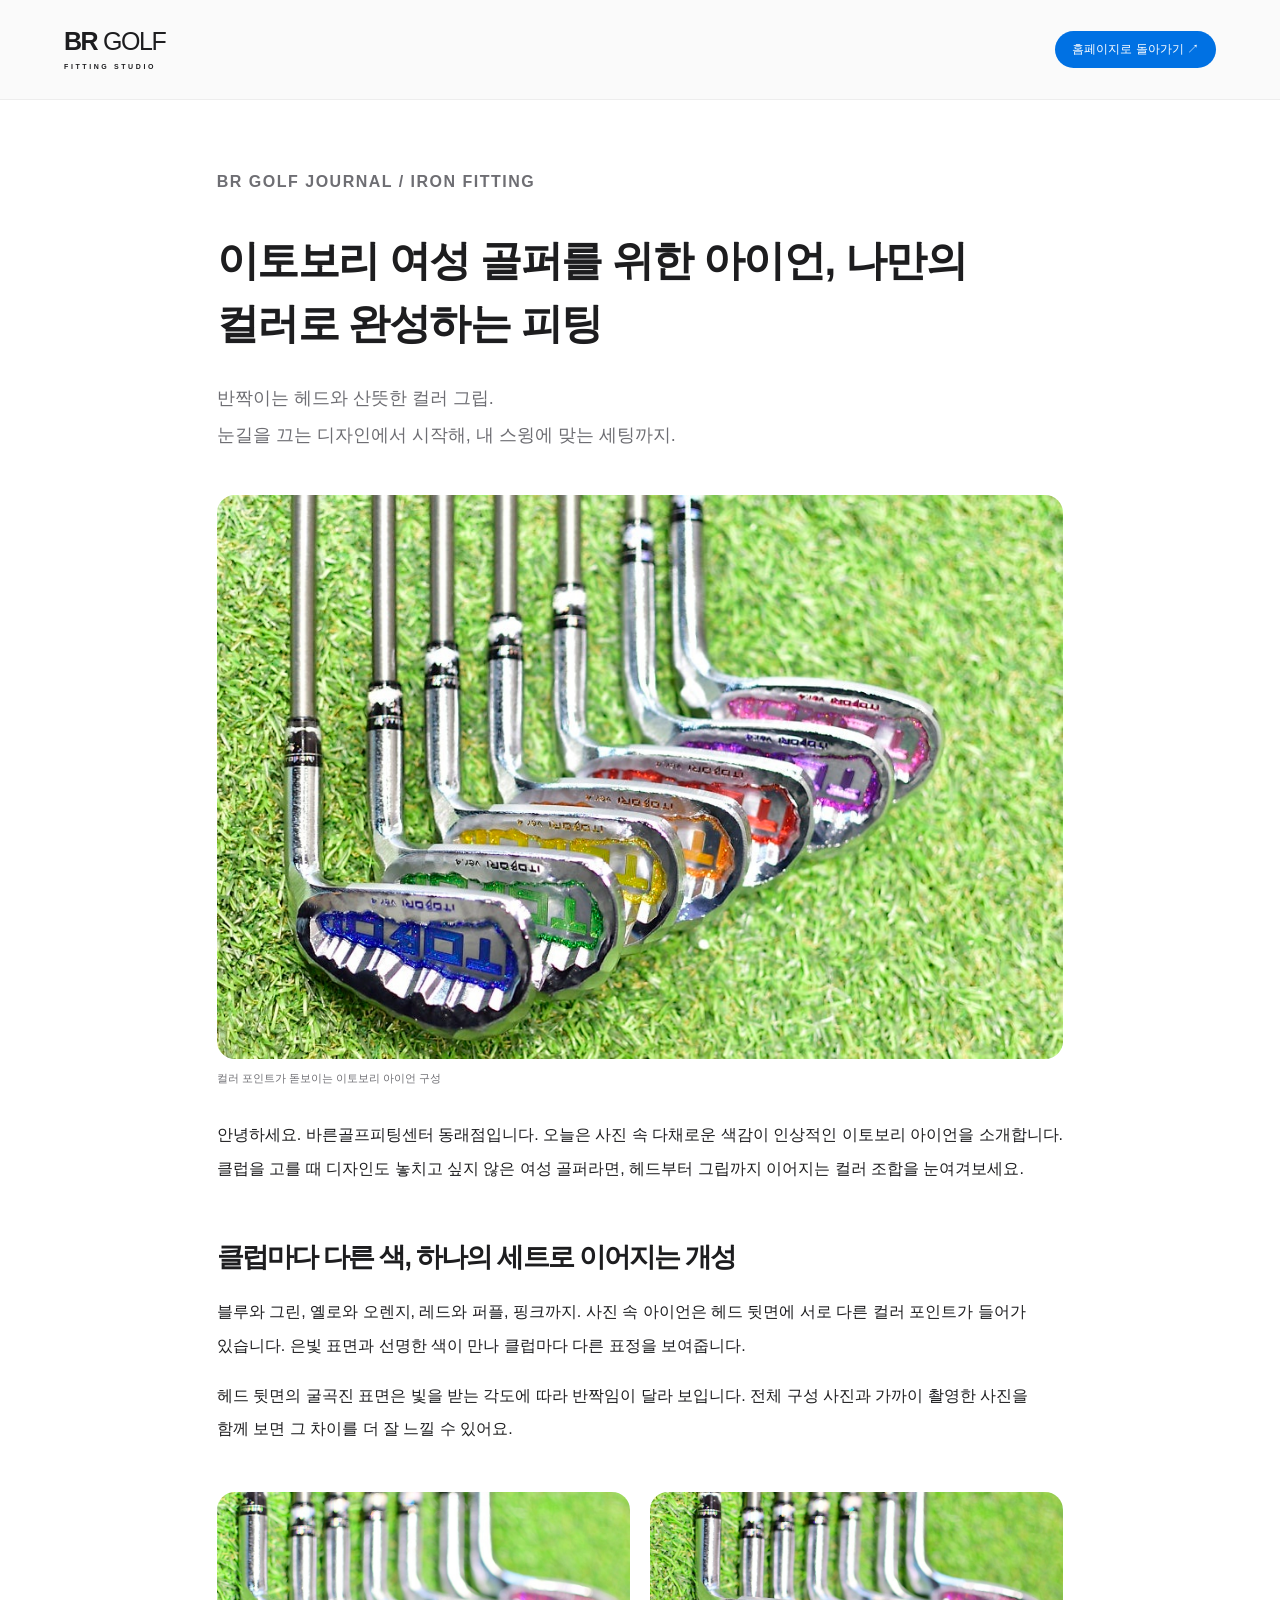
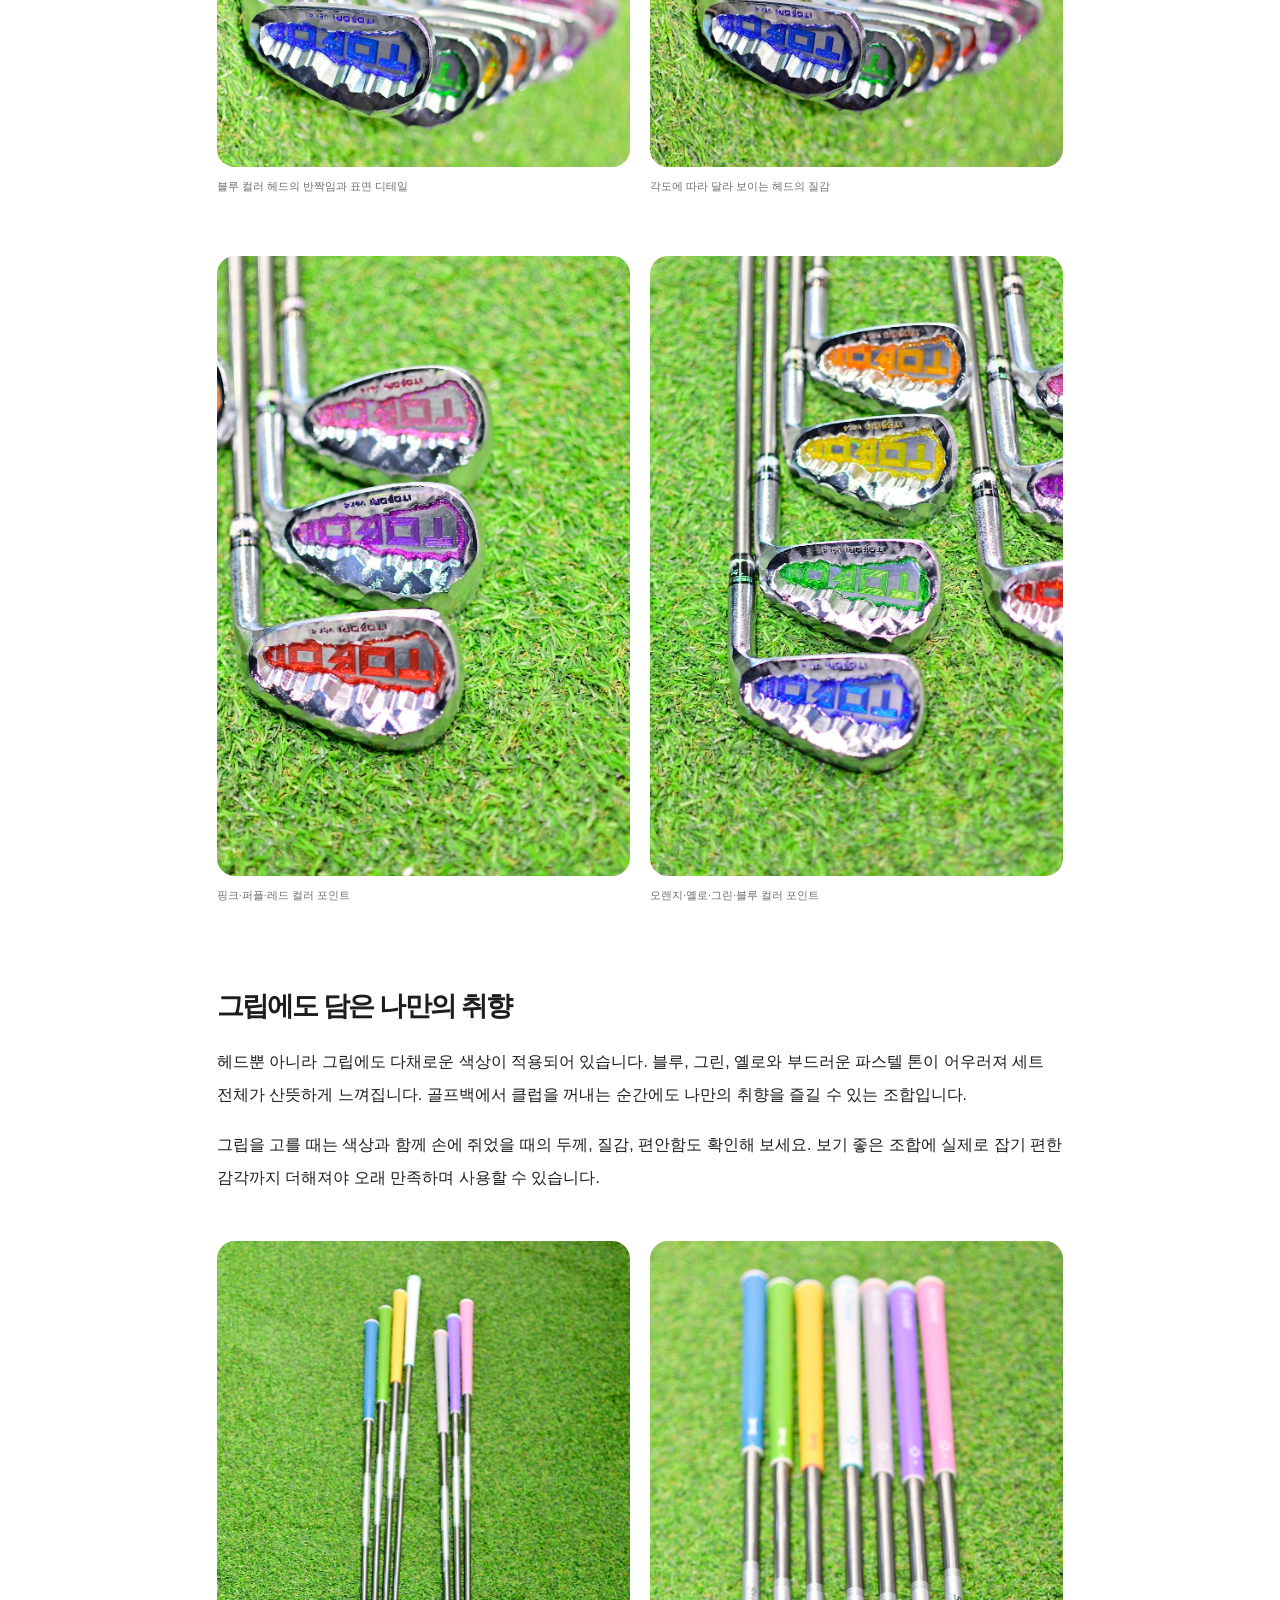
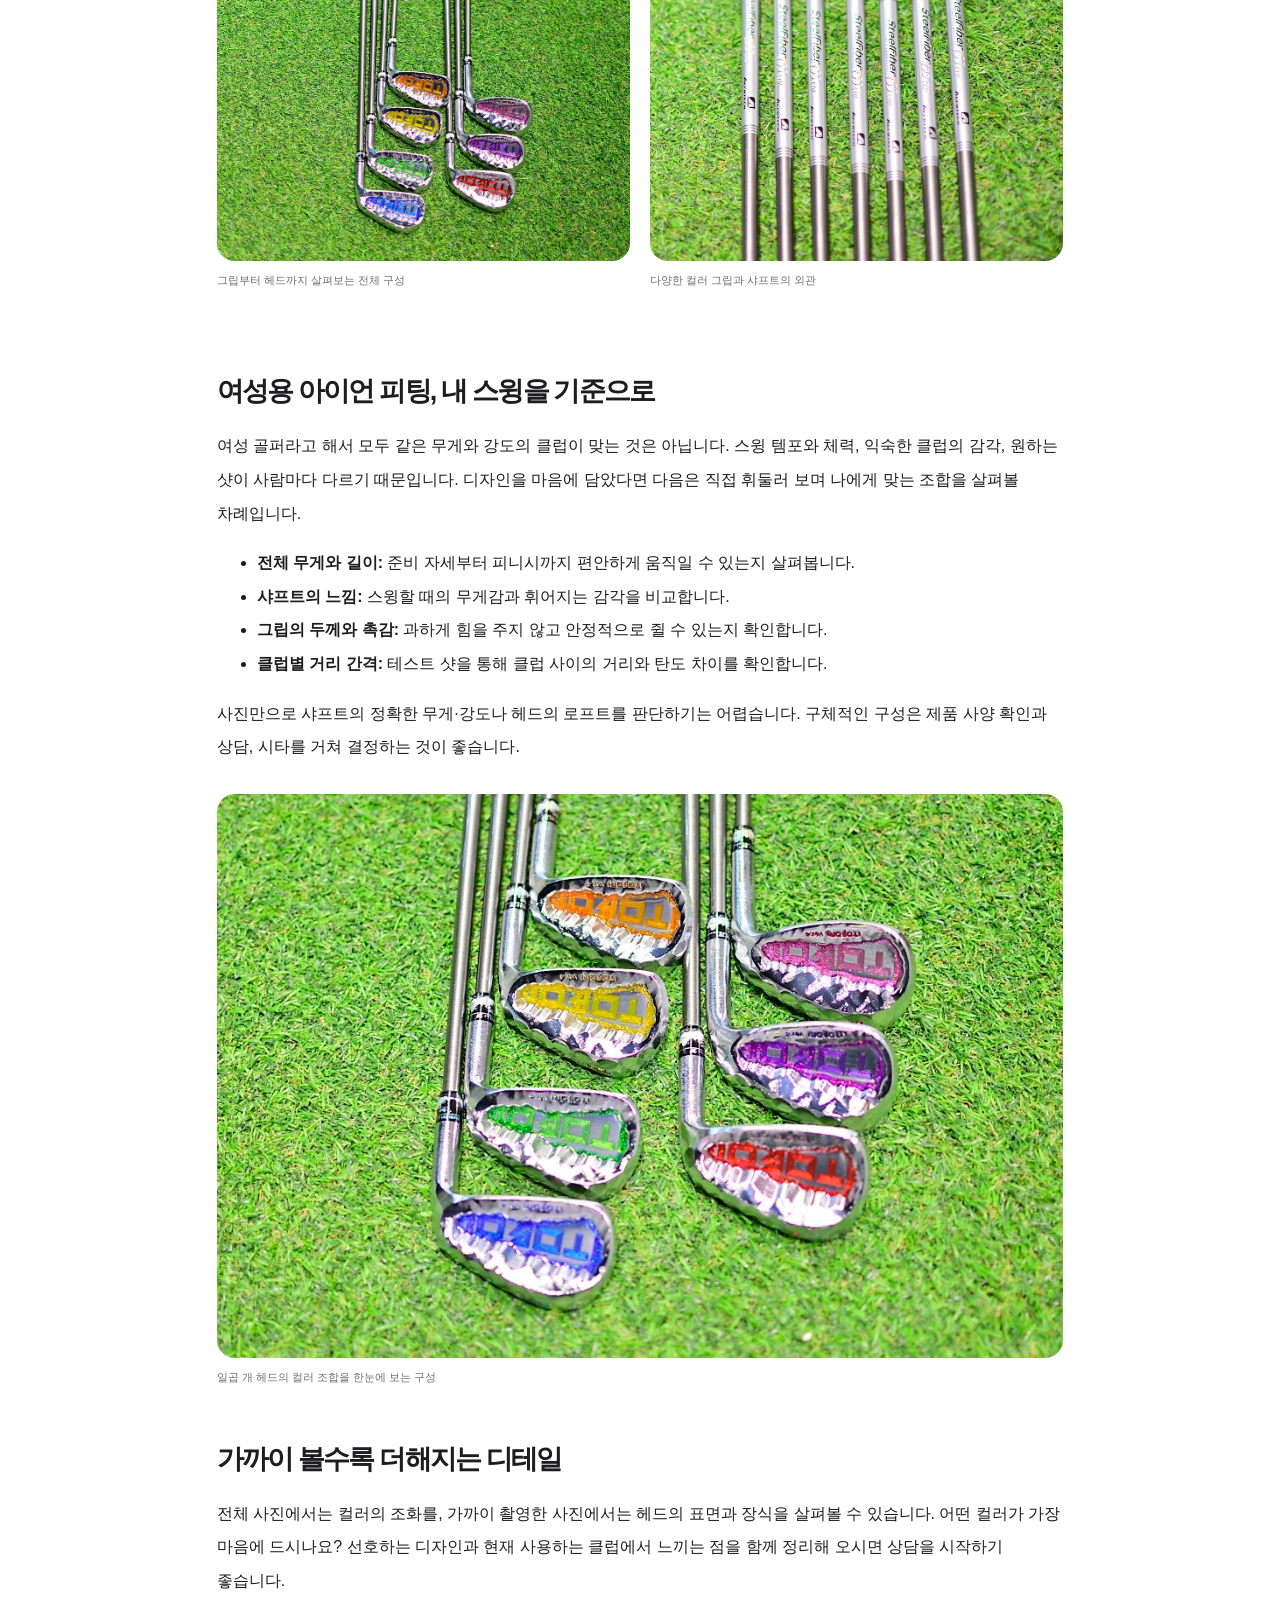
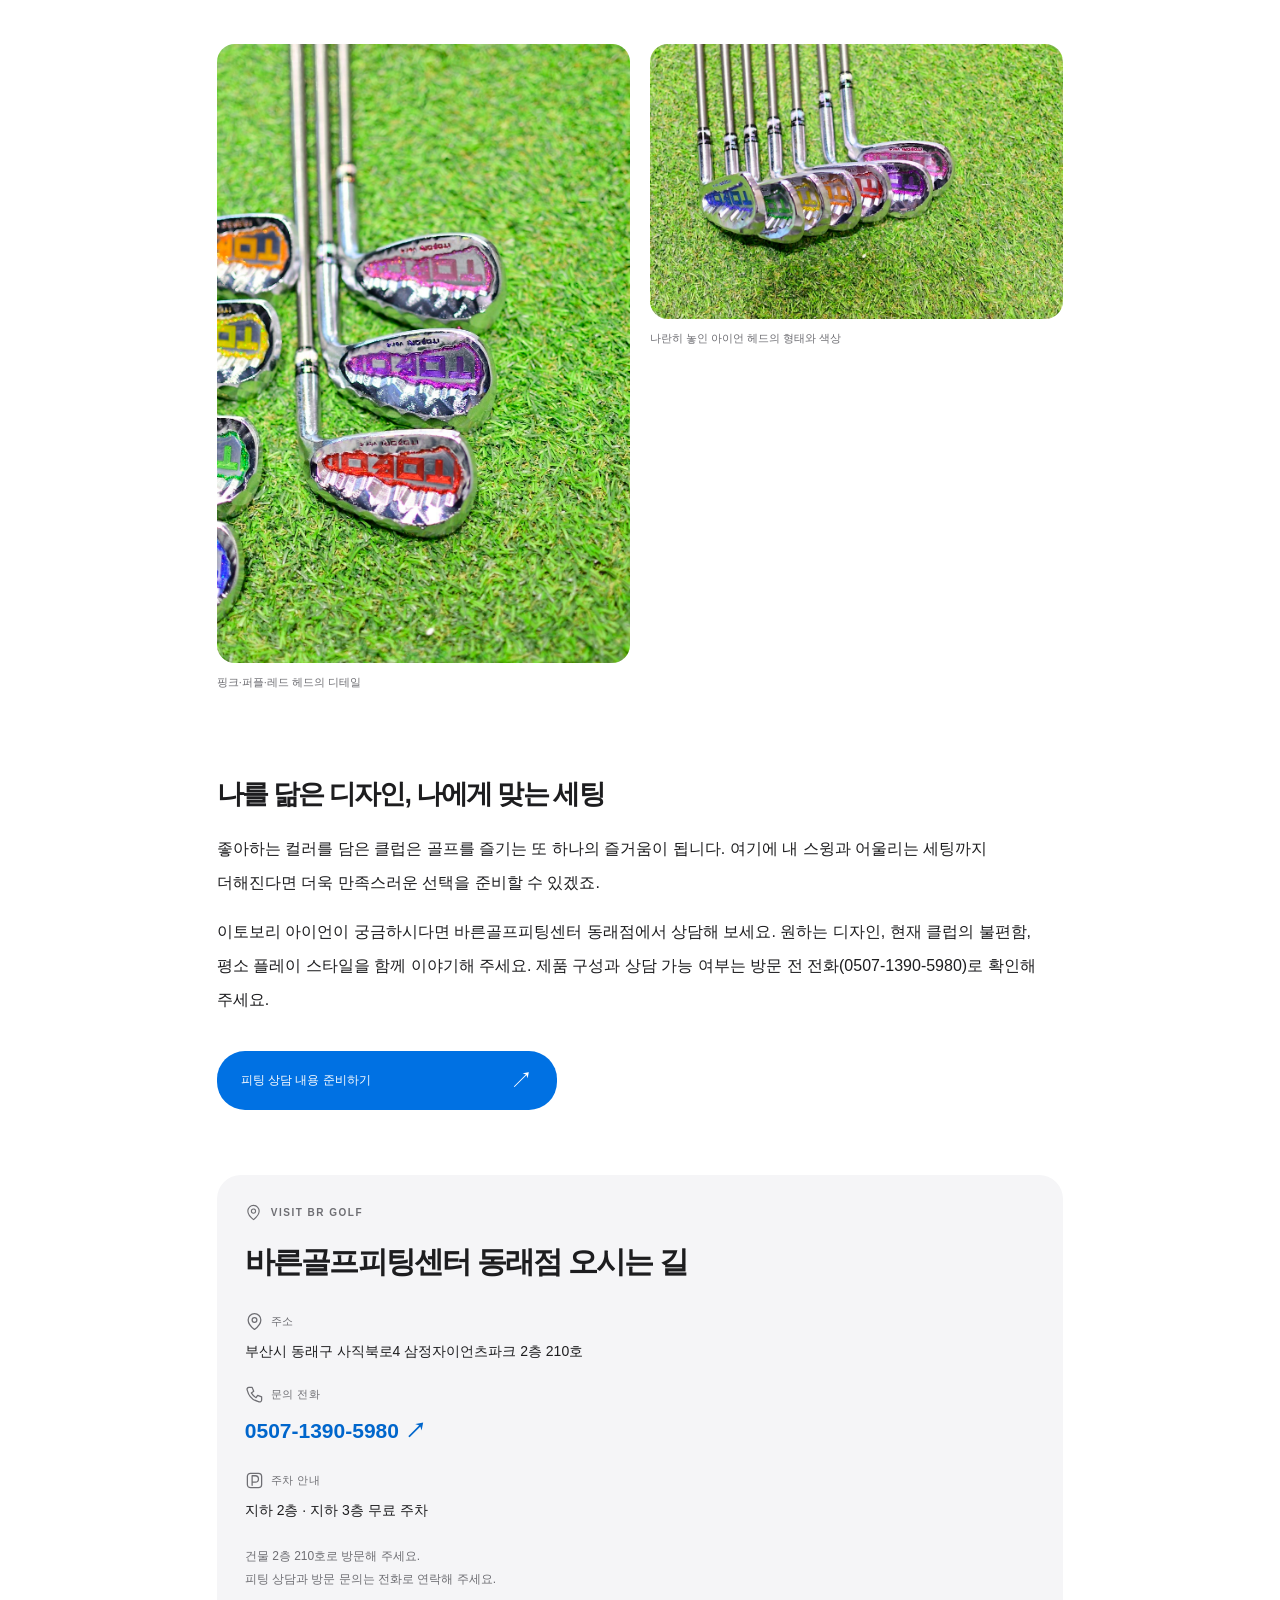
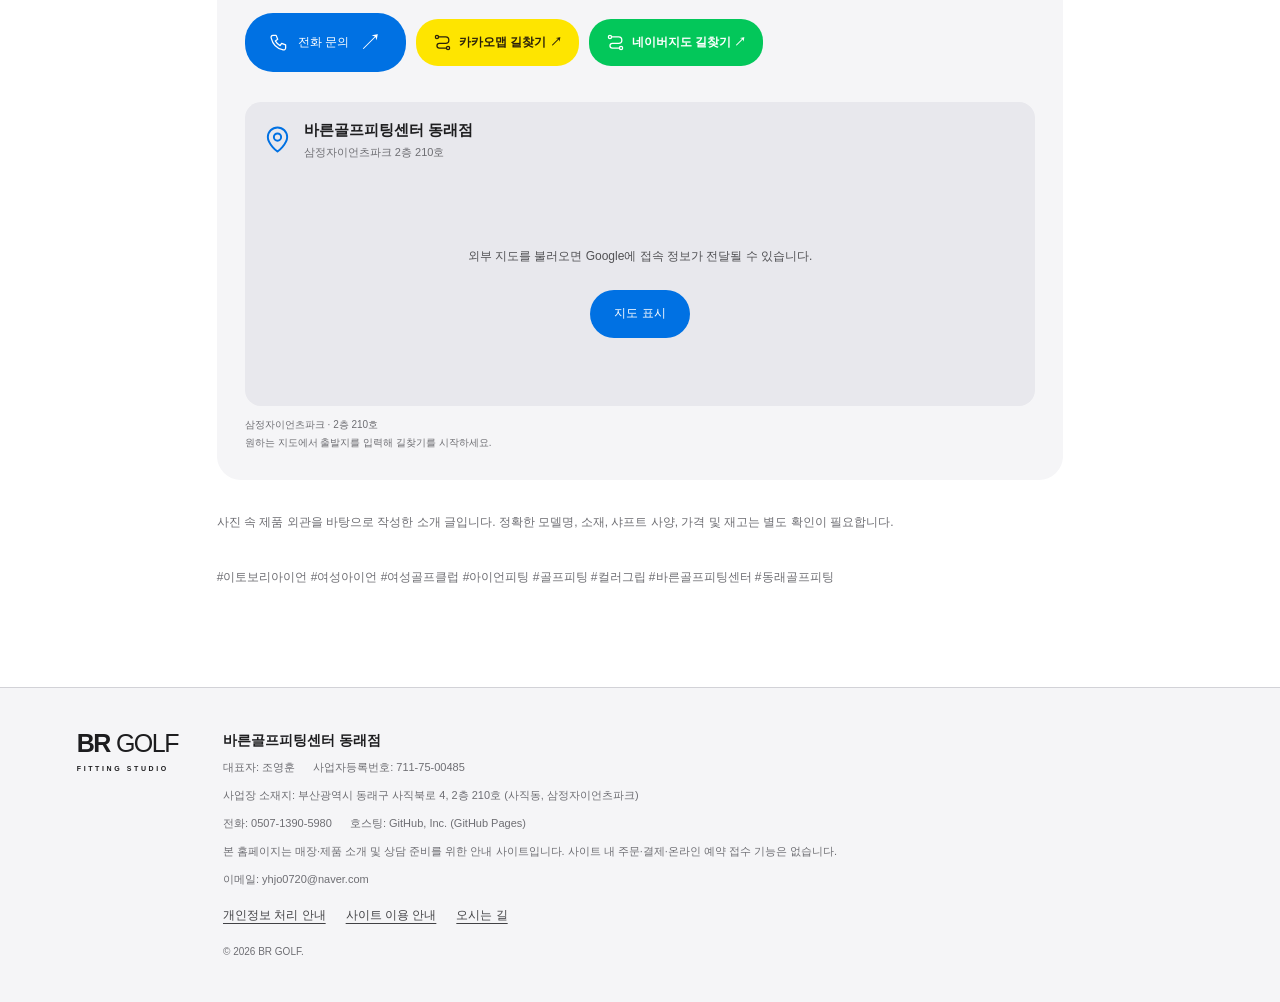
<file: itobori-women-irons.html>
<!doctype html><html lang="ko"><head><meta charset="utf-8"><meta name="viewport" content="width=device-width,initial-scale=1"><title>이토보리 여성 골퍼를 위한 아이언, 나만의 컬러로 완성하는 피팅 | BR GOLF</title><meta name="description" content="컬러 헤드와 그립이 돋보이는 이토보리 아이언 사진과 여성 골퍼를 위한 피팅 체크 포인트를 소개합니다."><link rel="stylesheet" href="style.css"><script src="maps.js" defer></script><link rel="stylesheet" href="premium.css"></head><body><header><a class="logo" href="index.html">BR<span>GOLF</span><small>FITTING STUDIO</small></a><a class="nav-button" href="index.html#journal">홈페이지로 돌아가기 ↗</a></header><main><article class="journal"><p class="eyebrow">BR GOLF JOURNAL / IRON FITTING</p><h1>이토보리 여성 골퍼를 위한 아이언, 나만의 컬러로 완성하는 피팅</h1><p class="intro">반짝이는 헤드와 산뜻한 컬러 그립.<br>눈길을 끄는 디자인에서 시작해, 내 스윙에 맞는 세팅까지.</p><figure><img src="assets/itobori-5.jpg" alt="컬러 포인트가 돋보이는 이토보리 아이언 구성" loading="lazy"><figcaption>컬러 포인트가 돋보이는 이토보리 아이언 구성</figcaption></figure><p>안녕하세요. 바른골프피팅센터 동래점입니다. 오늘은 사진 속 다채로운 색감이 인상적인 이토보리 아이언을 소개합니다. 클럽을 고를 때 디자인도 놓치고 싶지 않은 여성 골퍼라면, 헤드부터 그립까지 이어지는 컬러 조합을 눈여겨보세요.</p><h2>클럽마다 다른 색, 하나의 세트로 이어지는 개성</h2><p>블루와 그린, 옐로와 오렌지, 레드와 퍼플, 핑크까지. 사진 속 아이언은 헤드 뒷면에 서로 다른 컬러 포인트가 들어가 있습니다. 은빛 표면과 선명한 색이 만나 클럽마다 다른 표정을 보여줍니다.</p><p>헤드 뒷면의 굴곡진 표면은 빛을 받는 각도에 따라 반짝임이 달라 보입니다. 전체 구성 사진과 가까이 촬영한 사진을 함께 보면 그 차이를 더 잘 느낄 수 있어요.</p><div class="photo-pair"><figure><img src="assets/itobori-1.jpg" alt="블루 컬러 헤드의 반짝임과 표면 디테일" loading="lazy"><figcaption>블루 컬러 헤드의 반짝임과 표면 디테일</figcaption></figure><figure><img src="assets/itobori-7.jpg" alt="각도에 따라 달라 보이는 헤드의 질감" loading="lazy"><figcaption>각도에 따라 달라 보이는 헤드의 질감</figcaption></figure></div><div class="photo-pair"><figure><img src="assets/itobori-8.jpg" alt="핑크·퍼플·레드 컬러 포인트" loading="lazy"><figcaption>핑크·퍼플·레드 컬러 포인트</figcaption></figure><figure><img src="assets/itobori-9.jpg" alt="오렌지·옐로·그린·블루 컬러 포인트" loading="lazy"><figcaption>오렌지·옐로·그린·블루 컬러 포인트</figcaption></figure></div><h2>그립에도 담은 나만의 취향</h2><p>헤드뿐 아니라 그립에도 다채로운 색상이 적용되어 있습니다. 블루, 그린, 옐로와 부드러운 파스텔 톤이 어우러져 세트 전체가 산뜻하게 느껴집니다. 골프백에서 클럽을 꺼내는 순간에도 나만의 취향을 즐길 수 있는 조합입니다.</p><p>그립을 고를 때는 색상과 함께 손에 쥐었을 때의 두께, 질감, 편안함도 확인해 보세요. 보기 좋은 조합에 실제로 잡기 편한 감각까지 더해져야 오래 만족하며 사용할 수 있습니다.</p><div class="photo-pair portrait-pair"><figure><img src="assets/itobori-2.jpg" alt="그립부터 헤드까지 살펴보는 전체 구성" loading="lazy"><figcaption>그립부터 헤드까지 살펴보는 전체 구성</figcaption></figure><figure><img src="assets/itobori-4.jpg" alt="다양한 컬러 그립과 샤프트의 외관" loading="lazy"><figcaption>다양한 컬러 그립과 샤프트의 외관</figcaption></figure></div><h2>여성용 아이언 피팅, 내 스윙을 기준으로</h2><p>여성 골퍼라고 해서 모두 같은 무게와 강도의 클럽이 맞는 것은 아닙니다. 스윙 템포와 체력, 익숙한 클럽의 감각, 원하는 샷이 사람마다 다르기 때문입니다. 디자인을 마음에 담았다면 다음은 직접 휘둘러 보며 나에게 맞는 조합을 살펴볼 차례입니다.</p><ul><li><strong>전체 무게와 길이:</strong> 준비 자세부터 피니시까지 편안하게 움직일 수 있는지 살펴봅니다.</li><li><strong>샤프트의 느낌:</strong> 스윙할 때의 무게감과 휘어지는 감각을 비교합니다.</li><li><strong>그립의 두께와 촉감:</strong> 과하게 힘을 주지 않고 안정적으로 쥘 수 있는지 확인합니다.</li><li><strong>클럽별 거리 간격:</strong> 테스트 샷을 통해 클럽 사이의 거리와 탄도 차이를 확인합니다.</li></ul><p>사진만으로 샤프트의 정확한 무게·강도나 헤드의 로프트를 판단하기는 어렵습니다. 구체적인 구성은 제품 사양 확인과 상담, 시타를 거쳐 결정하는 것이 좋습니다.</p><figure><img src="assets/itobori-10.jpg" alt="일곱 개 헤드의 컬러 조합을 한눈에 보는 구성" loading="lazy"><figcaption>일곱 개 헤드의 컬러 조합을 한눈에 보는 구성</figcaption></figure><h2>가까이 볼수록 더해지는 디테일</h2><p>전체 사진에서는 컬러의 조화를, 가까이 촬영한 사진에서는 헤드의 표면과 장식을 살펴볼 수 있습니다. 어떤 컬러가 가장 마음에 드시나요? 선호하는 디자인과 현재 사용하는 클럽에서 느끼는 점을 함께 정리해 오시면 상담을 시작하기 좋습니다.</p><div class="photo-pair"><figure><img src="assets/itobori-3.jpg" alt="핑크·퍼플·레드 헤드의 디테일" loading="lazy"><figcaption>핑크·퍼플·레드 헤드의 디테일</figcaption></figure><figure><img src="assets/itobori-6.jpg" alt="나란히 놓인 아이언 헤드의 형태와 색상" loading="lazy"><figcaption>나란히 놓인 아이언 헤드의 형태와 색상</figcaption></figure></div><h2>나를 닮은 디자인, 나에게 맞는 세팅</h2><p>좋아하는 컬러를 담은 클럽은 골프를 즐기는 또 하나의 즐거움이 됩니다. 여기에 내 스윙과 어울리는 세팅까지 더해진다면 더욱 만족스러운 선택을 준비할 수 있겠죠.</p><p>이토보리 아이언이 궁금하시다면 바른골프피팅센터 동래점에서 상담해 보세요. 원하는 디자인, 현재 클럽의 불편함, 평소 플레이 스타일을 함께 이야기해 주세요. 제품 구성과 상담 가능 여부는 방문 전 전화(0507-1390-5980)로 확인해 주세요.</p><a class="button" href="index.html#contact">피팅 상담 내용 준비하기 <span>↗</span></a><section class="visit-info" aria-labelledby="visit-title"><p class="eyebrow"><svg class="ui-icon " viewBox="0 0 24 24" fill="none" stroke="currentColor" stroke-width="1.6" stroke-linecap="round" stroke-linejoin="round" aria-hidden="true" focusable="false"><path d="M20 10c0 6-8 12-8 12S4 16 4 10a8 8 0 1 1 16 0Z"/><circle cx="12" cy="10" r="3"/></svg>VISIT BR GOLF</p><h2 id="visit-title">바른골프피팅센터 동래점 오시는 길</h2><div class="visit-grid"><div class="visit-details"><dl><dt><svg class="ui-icon " viewBox="0 0 24 24" fill="none" stroke="currentColor" stroke-width="1.6" stroke-linecap="round" stroke-linejoin="round" aria-hidden="true" focusable="false"><path d="M20 10c0 6-8 12-8 12S4 16 4 10a8 8 0 1 1 16 0Z"/><circle cx="12" cy="10" r="3"/></svg>주소</dt><dd>부산시 동래구 사직북로4 삼정자이언츠파크 2층 210호</dd><dt><svg class="ui-icon " viewBox="0 0 24 24" fill="none" stroke="currentColor" stroke-width="1.6" stroke-linecap="round" stroke-linejoin="round" aria-hidden="true" focusable="false"><path d="M5 3h4l2 5-3 2a15 15 0 0 0 6 6l2-3 5 2v4c0 2-2 3-4 2C9 19 5 15 3 7c-1-2 0-4 2-4Z"/></svg>문의 전화</dt><dd><a class="visit-phone" href="tel:050713905980">0507-1390-5980 ↗</a></dd><dt><svg class="ui-icon " viewBox="0 0 24 24" fill="none" stroke="currentColor" stroke-width="1.6" stroke-linecap="round" stroke-linejoin="round" aria-hidden="true" focusable="false"><rect x="3" y="3" width="18" height="18" rx="4"/><path d="M9 18V6h4a4 4 0 0 1 0 8H9"/></svg>주차 안내</dt><dd>지하 2층 · 지하 3층 무료 주차</dd></dl><p>건물 2층 210호로 방문해 주세요.<br>피팅 상담과 방문 문의는 전화로 연락해 주세요.</p><div class="visit-actions"><a class="button" href="tel:050713905980"><svg class="ui-icon " viewBox="0 0 24 24" fill="none" stroke="currentColor" stroke-width="1.6" stroke-linecap="round" stroke-linejoin="round" aria-hidden="true" focusable="false"><path d="M5 3h4l2 5-3 2a15 15 0 0 0 6 6l2-3 5 2v4c0 2-2 3-4 2C9 19 5 15 3 7c-1-2 0-4 2-4Z"/></svg>전화 문의 <span>↗</span></a><a class="direction-button kakao-direction" href="https://map.kakao.com/link/to/%EB%B0%94%EB%A5%B8%EA%B3%A8%ED%94%84%ED%94%BC%ED%8C%85%EC%84%BC%ED%84%B0%20%EB%8F%99%EB%9E%98%EC%A0%90,35.1962645950225,129.06135929353" target="_blank" rel="noopener noreferrer"><svg class="ui-icon " viewBox="0 0 24 24" fill="none" stroke="currentColor" stroke-width="1.6" stroke-linecap="round" stroke-linejoin="round" aria-hidden="true" focusable="false"><circle cx="5" cy="5" r="2"/><circle cx="19" cy="19" r="2"/><path d="M7 5h9a4 4 0 0 1 0 8H8a3 3 0 0 0 0 6h9"/></svg>카카오맵 길찾기 ↗</a><a class="direction-button naver-direction" href="https://m.map.naver.com/route.nhn?menu=route&amp;ename=%EB%B0%94%EB%A5%B8%EA%B3%A8%ED%94%84%ED%94%BC%ED%8C%85%EC%84%BC%ED%84%B0%20%EB%8F%99%EB%9E%98%EC%A0%90&amp;ex=129.06135929353&amp;ey=35.1962645950225&amp;pathType=0" target="_blank" rel="noopener noreferrer"><svg class="ui-icon " viewBox="0 0 24 24" fill="none" stroke="currentColor" stroke-width="1.6" stroke-linecap="round" stroke-linejoin="round" aria-hidden="true" focusable="false"><circle cx="5" cy="5" r="2"/><circle cx="19" cy="19" r="2"/><path d="M7 5h9a4 4 0 0 1 0 8H8a3 3 0 0 0 0 6h9"/></svg>네이버지도 길찾기 ↗</a></div></div><div class="visit-map"><div class="map-store-label"><span class="map-pin"><svg class="ui-icon " viewBox="0 0 24 24" fill="none" stroke="currentColor" stroke-width="1.6" stroke-linecap="round" stroke-linejoin="round" aria-hidden="true" focusable="false"><path d="M20 10c0 6-8 12-8 12S4 16 4 10a8 8 0 1 1 16 0Z"/><circle cx="12" cy="10" r="3"/></svg></span><div><strong>바른골프피팅센터 동래점</strong><small>삼정자이언츠파크 2층 210호</small></div></div><div class="map-placeholder"><p>외부 지도를 불러오면 Google에 접속 정보가 전달될 수 있습니다.</p><button type="button" class="button load-map" data-map-src="https://maps.google.com/maps?q=%EB%B0%94%EB%A5%B8%EA%B3%A8%ED%94%84%ED%94%BC%ED%8C%85%EC%84%BC%ED%84%B0%20%EB%8F%99%EB%9E%98%EC%A0%90%20%EB%B6%80%EC%82%B0%20%EB%8F%99%EB%9E%98%EA%B5%AC%20%EC%82%AC%EC%A7%81%EB%B6%81%EB%A1%9C%204&amp;output=embed&amp;hl=ko&amp;z=17">지도 표시</button></div><p>삼정자이언츠파크 · 2층 210호<br>원하는 지도에서 출발지를 입력해 길찾기를 시작하세요.</p></div></div></section><p class="article-note">사진 속 제품 외관을 바탕으로 작성한 소개 글입니다. 정확한 모델명, 소재, 샤프트 사양, 가격 및 재고는 별도 확인이 필요합니다.</p><p class="hashtags">#이토보리아이언 #여성아이언 #여성골프클럽 #아이언피팅 #골프피팅 #컬러그립 #바른골프피팅센터 #동래골프피팅</p></article></main><footer class="business-footer"><a class="logo" href="index.html">BR<span>GOLF</span><small>FITTING STUDIO</small></a><div class="business-details"><strong>바른골프피팅센터 동래점</strong><p>대표자: 조영훈 <span>사업자등록번호: 711-75-00485</span></p><p>사업장 소재지: 부산광역시 동래구 사직북로 4, 2층 210호 (사직동, 삼정자이언츠파크)</p><p>전화: <a href="tel:050713905980">0507-1390-5980</a> <span>호스팅: GitHub, Inc. (GitHub Pages)</span></p><p>본 홈페이지는 매장·제품 소개 및 상담 준비를 위한 안내 사이트입니다. 사이트 내 주문·결제·온라인 예약 접수 기능은 없습니다.</p><p>이메일: <a href="mailto:yhjo0720@naver.com">yhjo0720@naver.com</a></p><div class="legal-links"><a href="privacy.html">개인정보 처리 안내</a><a href="site-guide.html">사이트 이용 안내</a><a href="index.html#visit">오시는 길</a></div><small>© 2026 BR GOLF.</small></div></footer></body></html>
</file>
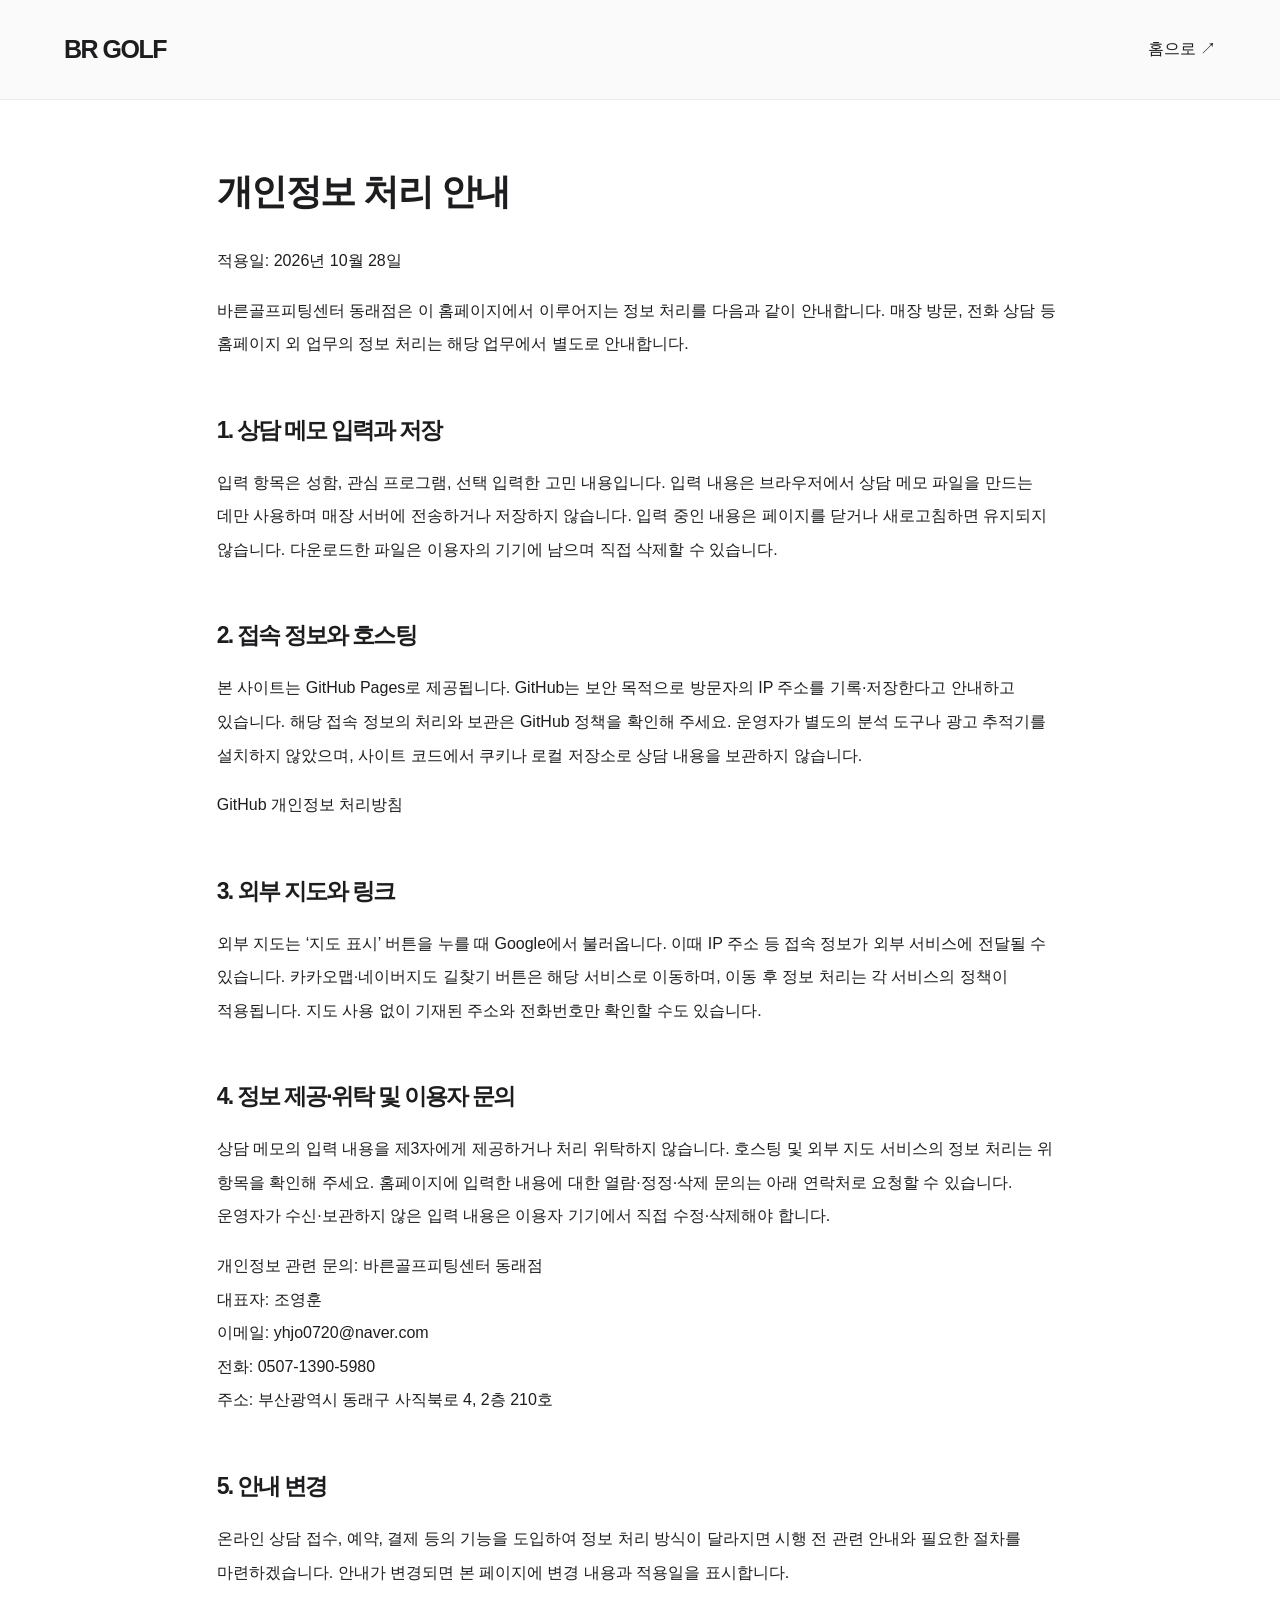
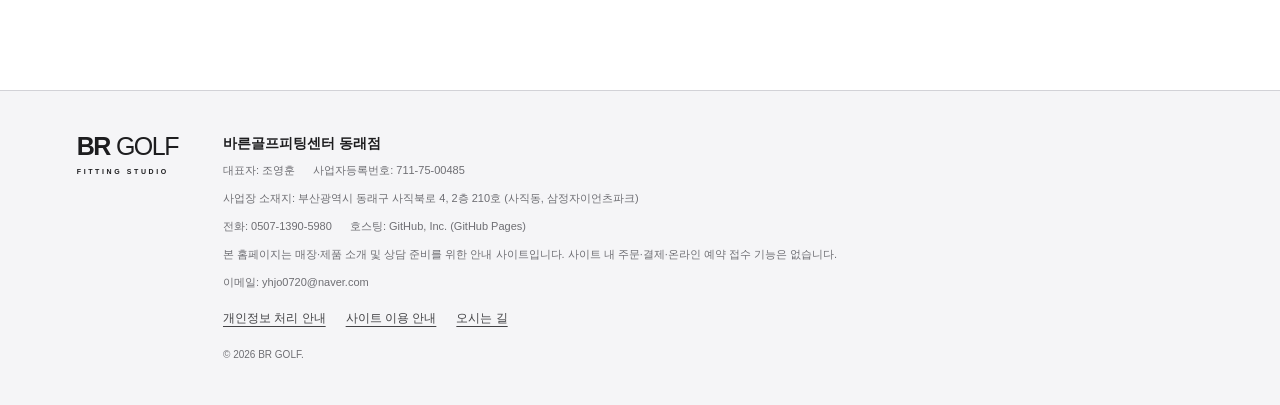
<file: privacy.html>
<!doctype html><html lang="ko"><head><meta charset="utf-8"><meta name="viewport" content="width=device-width,initial-scale=1"><title>개인정보 처리 안내 | BR GOLF</title><link rel="stylesheet" href="style.css"><link rel="stylesheet" href="premium.css"></head><body><header><a class="logo" href="index.html">BR GOLF</a><a href="index.html">홈으로 ↗</a></header><main class="journal legal-page"><h1>개인정보 처리 안내</h1><p>적용일: 2026년 10월 28일</p><p>바른골프피팅센터 동래점은 이 홈페이지에서 이루어지는 정보 처리를 다음과 같이 안내합니다. 매장 방문, 전화 상담 등 홈페이지 외 업무의 정보 처리는 해당 업무에서 별도로 안내합니다.</p><h2>1. 상담 메모 입력과 저장</h2><p>입력 항목은 성함, 관심 프로그램, 선택 입력한 고민 내용입니다. 입력 내용은 브라우저에서 상담 메모 파일을 만드는 데만 사용하며 매장 서버에 전송하거나 저장하지 않습니다. 입력 중인 내용은 페이지를 닫거나 새로고침하면 유지되지 않습니다. 다운로드한 파일은 이용자의 기기에 남으며 직접 삭제할 수 있습니다.</p><h2>2. 접속 정보와 호스팅</h2><p>본 사이트는 GitHub Pages로 제공됩니다. GitHub는 보안 목적으로 방문자의 IP 주소를 기록·저장한다고 안내하고 있습니다. 해당 접속 정보의 처리와 보관은 GitHub 정책을 확인해 주세요. 운영자가 별도의 분석 도구나 광고 추적기를 설치하지 않았으며, 사이트 코드에서 쿠키나 로컬 저장소로 상담 내용을 보관하지 않습니다.</p><p><a href="https://docs.github.com/en/site-policy/privacy-policies/github-general-privacy-statement" target="_blank" rel="noopener noreferrer">GitHub 개인정보 처리방침</a></p><h2>3. 외부 지도와 링크</h2><p>외부 지도는 ‘지도 표시’ 버튼을 누를 때 Google에서 불러옵니다. 이때 IP 주소 등 접속 정보가 외부 서비스에 전달될 수 있습니다. 카카오맵·네이버지도 길찾기 버튼은 해당 서비스로 이동하며, 이동 후 정보 처리는 각 서비스의 정책이 적용됩니다. 지도 사용 없이 기재된 주소와 전화번호만 확인할 수도 있습니다.</p><h2>4. 정보 제공·위탁 및 이용자 문의</h2><p>상담 메모의 입력 내용을 제3자에게 제공하거나 처리 위탁하지 않습니다. 호스팅 및 외부 지도 서비스의 정보 처리는 위 항목을 확인해 주세요. 홈페이지에 입력한 내용에 대한 열람·정정·삭제 문의는 아래 연락처로 요청할 수 있습니다. 운영자가 수신·보관하지 않은 입력 내용은 이용자 기기에서 직접 수정·삭제해야 합니다.</p><p>개인정보 관련 문의: 바른골프피팅센터 동래점<br>대표자: 조영훈<br>이메일: <a href="mailto:yhjo0720@naver.com">yhjo0720@naver.com</a><br>전화: <a href="tel:050713905980">0507-1390-5980</a><br>주소: 부산광역시 동래구 사직북로 4, 2층 210호</p><h2>5. 안내 변경</h2><p>온라인 상담 접수, 예약, 결제 등의 기능을 도입하여 정보 처리 방식이 달라지면 시행 전 관련 안내와 필요한 절차를 마련하겠습니다. 안내가 변경되면 본 페이지에 변경 내용과 적용일을 표시합니다.</p></main><footer class="business-footer"><a class="logo" href="index.html">BR<span>GOLF</span><small>FITTING STUDIO</small></a><div class="business-details"><strong>바른골프피팅센터 동래점</strong><p>대표자: 조영훈 <span>사업자등록번호: 711-75-00485</span></p><p>사업장 소재지: 부산광역시 동래구 사직북로 4, 2층 210호 (사직동, 삼정자이언츠파크)</p><p>전화: <a href="tel:050713905980">0507-1390-5980</a> <span>호스팅: GitHub, Inc. (GitHub Pages)</span></p><p>본 홈페이지는 매장·제품 소개 및 상담 준비를 위한 안내 사이트입니다. 사이트 내 주문·결제·온라인 예약 접수 기능은 없습니다.</p><p>이메일: <a href="mailto:yhjo0720@naver.com">yhjo0720@naver.com</a></p><div class="legal-links"><a href="privacy.html">개인정보 처리 안내</a><a href="site-guide.html">사이트 이용 안내</a><a href="index.html#visit">오시는 길</a></div><small>© 2026 BR GOLF.</small></div></footer></body></html>
</file>
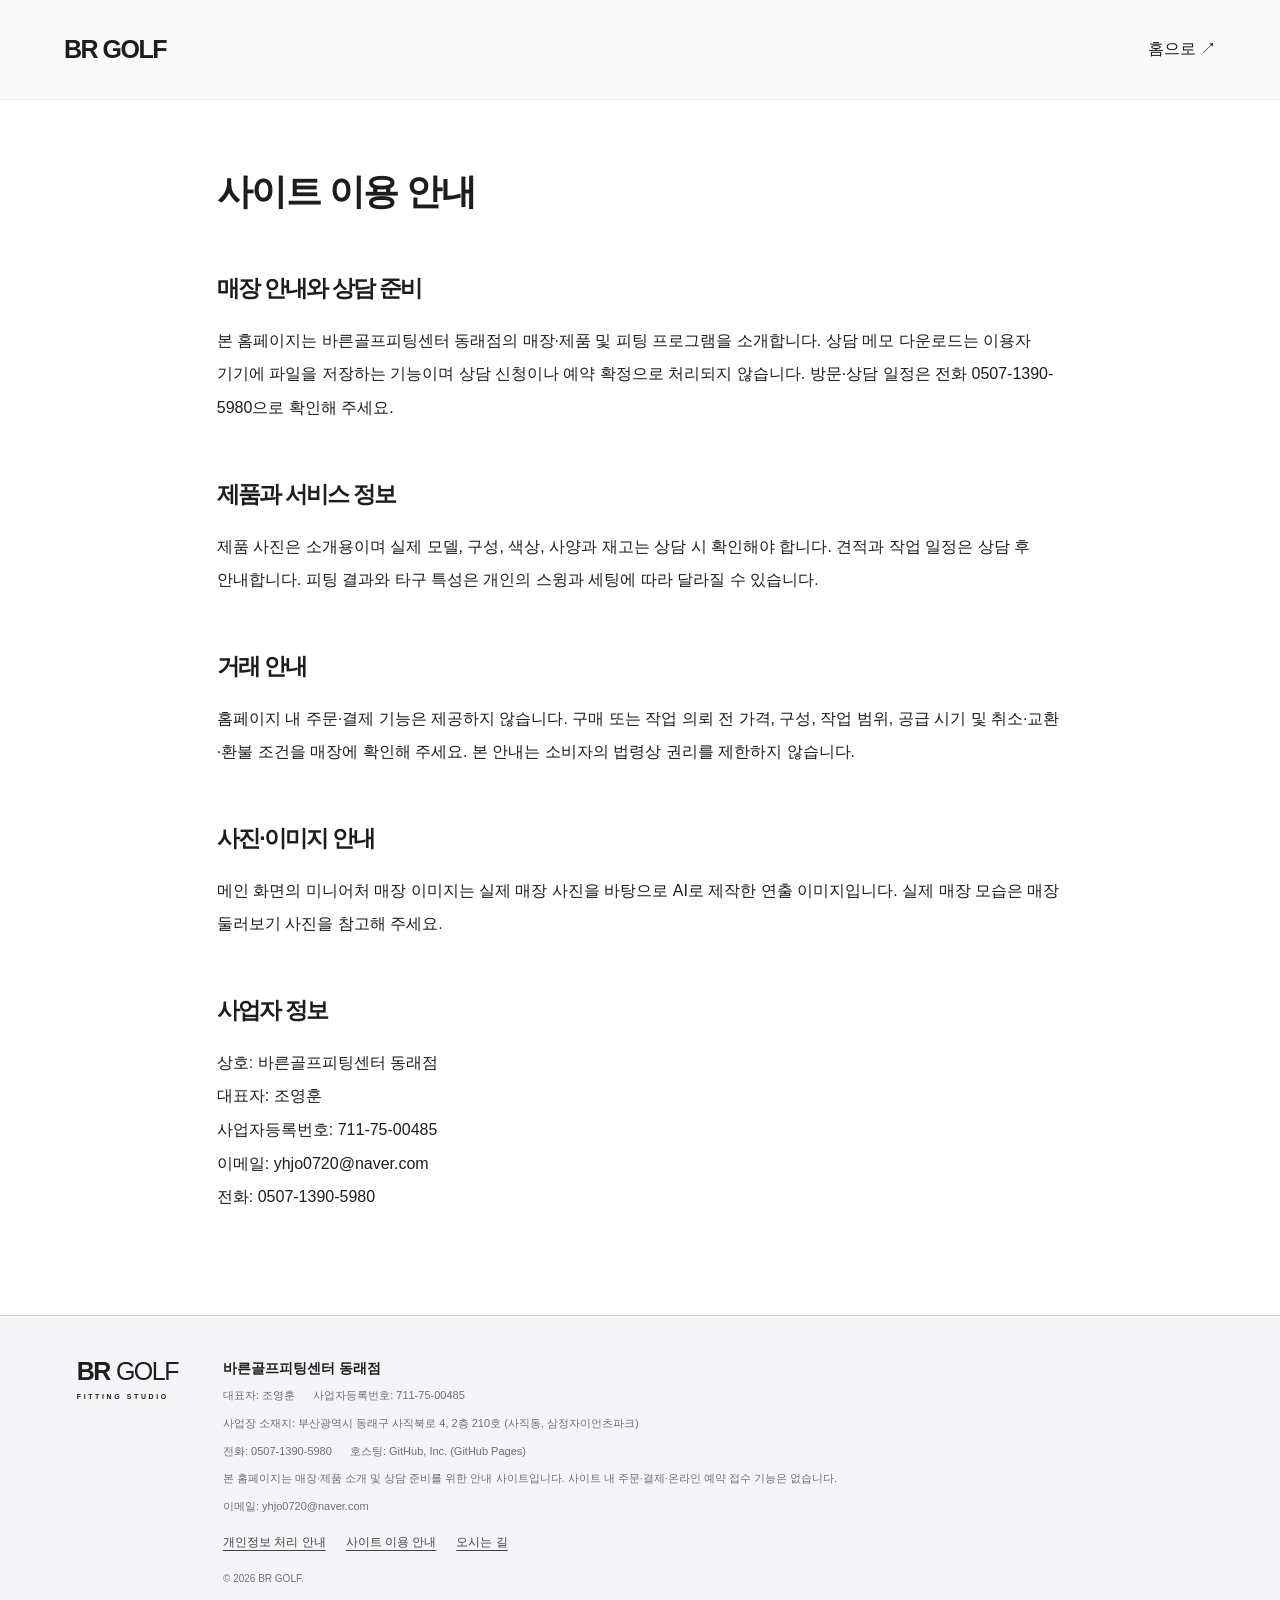
<file: site-guide.html>
<!doctype html><html lang="ko"><head><meta charset="utf-8"><meta name="viewport" content="width=device-width,initial-scale=1"><title>사이트 이용 안내 | BR GOLF</title><link rel="stylesheet" href="style.css"><link rel="stylesheet" href="premium.css"></head><body><header><a class="logo" href="index.html">BR GOLF</a><a href="index.html">홈으로 ↗</a></header><main class="journal legal-page"><h1>사이트 이용 안내</h1><h2>매장 안내와 상담 준비</h2><p>본 홈페이지는 바른골프피팅센터 동래점의 매장·제품 및 피팅 프로그램을 소개합니다. 상담 메모 다운로드는 이용자 기기에 파일을 저장하는 기능이며 상담 신청이나 예약 확정으로 처리되지 않습니다. 방문·상담 일정은 전화 0507-1390-5980으로 확인해 주세요.</p><h2>제품과 서비스 정보</h2><p>제품 사진은 소개용이며 실제 모델, 구성, 색상, 사양과 재고는 상담 시 확인해야 합니다. 견적과 작업 일정은 상담 후 안내합니다. 피팅 결과와 타구 특성은 개인의 스윙과 세팅에 따라 달라질 수 있습니다.</p><h2>거래 안내</h2><p>홈페이지 내 주문·결제 기능은 제공하지 않습니다. 구매 또는 작업 의뢰 전 가격, 구성, 작업 범위, 공급 시기 및 취소·교환·환불 조건을 매장에 확인해 주세요. 본 안내는 소비자의 법령상 권리를 제한하지 않습니다.</p><h2>사진·이미지 안내</h2><p>메인 화면의 미니어처 매장 이미지는 실제 매장 사진을 바탕으로 AI로 제작한 연출 이미지입니다. 실제 매장 모습은 매장 둘러보기 사진을 참고해 주세요.</p><h2>사업자 정보</h2><p>상호: 바른골프피팅센터 동래점<br>대표자: 조영훈<br>사업자등록번호: 711-75-00485<br>이메일: <a href="mailto:yhjo0720@naver.com">yhjo0720@naver.com</a><br>전화: 0507-1390-5980</p></main><footer class="business-footer"><a class="logo" href="index.html">BR<span>GOLF</span><small>FITTING STUDIO</small></a><div class="business-details"><strong>바른골프피팅센터 동래점</strong><p>대표자: 조영훈 <span>사업자등록번호: 711-75-00485</span></p><p>사업장 소재지: 부산광역시 동래구 사직북로 4, 2층 210호 (사직동, 삼정자이언츠파크)</p><p>전화: <a href="tel:050713905980">0507-1390-5980</a> <span>호스팅: GitHub, Inc. (GitHub Pages)</span></p><p>본 홈페이지는 매장·제품 소개 및 상담 준비를 위한 안내 사이트입니다. 사이트 내 주문·결제·온라인 예약 접수 기능은 없습니다.</p><p>이메일: <a href="mailto:yhjo0720@naver.com">yhjo0720@naver.com</a></p><div class="legal-links"><a href="privacy.html">개인정보 처리 안내</a><a href="site-guide.html">사이트 이용 안내</a><a href="index.html#visit">오시는 길</a></div><small>© 2026 BR GOLF.</small></div></footer></body></html>
</file>
<file: style.css>
500;600;700;900&display=swap');
:root{--ink:#1c3429;--green:#244c3b;--muted:#788071;--lime:#d6ed78;--paper:#f7f7f0}*{box-sizing:border-box}html{scroll-behavior:smooth;scroll-padding-top:30px}body{margin:0;background:var(--paper);color:var(--ink);font-family:'Noto Sans KR',Arial,sans-serif;word-break:keep-all}a{color:inherit;text-decoration:none}header{height:100px;padding:0 6%;display:flex;align-items:center;justify-content:space-between;border-bottom:1px solid #dce0d5;gap:25px}.logo{font-size:30px;letter-spacing:-2px;font-weight:900;line-height:1}.logo>span{font-weight:500;margin-left:6px}.logo small{display:block;font-size:8px;letter-spacing:3px;margin-top:9px}nav{display:flex;gap:35px;font-size:12px;font-weight:600}.nav-button{border:1px solid #c7cfbf;border-radius:30px;padding:12px 23px;font-size:12px}.hero{display:grid;grid-template-columns:1.1fr 1fr;min-height:640px}.hero-copy{padding:75px 9% 25px 11%;display:flex;flex-direction:column;align-items:flex-start}.eyebrow{font-size:10px;letter-spacing:1.6px;font-weight:600;margin:0 0 30px}h1{font-size:clamp(40px,4.6vw,74px);line-height:1.3;letter-spacing:-3.5px;margin:0 0 25px}em{font-style:normal;color:#708960}p{line-height:1.9}.lead{font-size:14px;color:var(--muted);margin:0 0 35px}.button{display:flex;justify-content:space-between;align-items:center;gap:36px;background:var(--green);color:white;padding:18px 23px;font:inherit;font-size:12px;border:0;cursor:pointer}.button:hover{background:#3b6248}.button span{font-size:23px}.hero-bottom{display:flex;justify-content:space-between;width:100%;gap:12px;margin-top:auto;padding-top:55px;font-size:8px;letter-spacing:.8px;color:var(--muted)}.visual{position:relative;overflow:hidden;min-height:590px;background:radial-gradient(ellipse at 70% 20%,#71886e,#345641 55%,#173c2c)}.visual:before{content:'';position:absolute;inset:0;background-image:linear-gradient(#ffffff08 1px,transparent 1px),linear-gradient(90deg,#ffffff08 1px,transparent 1px);background-size:65px 65px}.visual-label{position:absolute;top:32px;left:35px;color:#e6ecdc;font-size:10px;letter-spacing:2px;line-height:1.7}.ring{position:absolute;border:1px solid #cfe0c433;border-radius:50%;width:430px;height:430px;left:5%;top:130px}.second{width:560px;height:560px;left:-7%;top:65px}.shaft{position:absolute;width:16px;height:550px;top:-170px;left:65%;transform:rotate(29deg);background:linear-gradient(90deg,#273a2e,#d3dbca 45%,#889880 65%,#24352b);box-shadow:10px 10px 15px #14291d55}.club{position:absolute;width:255px;height:180px;top:315px;left:24%;border-radius:30% 45% 40% 32%;transform:rotate(-25deg);background:repeating-linear-gradient(0deg,transparent 0 9px,#26352c55 10px 11px),linear-gradient(125deg,#d4d9ce,#7b8a74 35%,#b6c0b1 56%,#e4e7dc 65%,#64715f);border:2px solid #a9b6a0;box-shadow:15px 26px 25px #0e231d66,inset 4px 7px 8px #eff4e1aa}.club b{position:absolute;right:30px;top:35px;font-size:46px;letter-spacing:-4px}.club small{position:absolute;bottom:27px;left:28px;font-size:9px;letter-spacing:2px}.ball{position:absolute;right:50px;bottom:68px;width:80px;height:80px;border-radius:50%;background:radial-gradient(circle at 30% 25%,#ffffef,#c2cabb 70%,#71816a);box-shadow:10px 16px 20px #0d2b20}.ball:after{content:'';position:absolute;inset:5px;border-radius:50%;background:radial-gradient(#51664c66 1px,transparent 2px);background-size:7px 7px}.visual-footer{position:absolute;bottom:25px;left:35px;right:35px;display:flex;justify-content:space-between;font-size:8px;letter-spacing:1.5px;color:#d2dec9}.ticker{display:flex;justify-content:space-between;align-items:center;gap:25px;white-space:nowrap;overflow:hidden;background:var(--lime);padding:18px 6%;font-size:12px;letter-spacing:1.2px}.ticker b{font-size:24px;font-weight:400}.section{padding:95px 7%}.about{display:grid;grid-template-columns:1fr 2fr;border-bottom:1px solid #d9dfd1}.about>.eyebrow{padding-top:15px}h2{font-size:35px;font-weight:600;line-height:1.5;letter-spacing:-1.6px;margin:0 0 25px}h2 span{color:#84907d}.about p:not(.eyebrow),.process p,.section-top>p{font-size:13px;color:var(--muted)}.principles{display:flex;gap:30px;margin-top:35px;font-size:11px}.section-top{display:flex;justify-content:space-between;align-items:flex-end;margin-bottom:33px}.section-top h2{margin:0}.section-top .eyebrow{margin-bottom:18px}.cards{display:grid;grid-template-columns:repeat(3,1fr);gap:20px}.card{padding:25px 27px 30px;background:#ecefe5;transition:transform .2s,background .2s}.card:hover{transform:translateY(-5px);background:#e2e9d6}.card-top{font-size:8px;letter-spacing:.6px;display:flex;justify-content:space-between;align-items:center}.card-top span{font-size:23px}.mini{height:190px;position:relative;overflow:hidden}.mini:before{content:'';position:absolute;width:7px;height:170px;left:56%;top:-4px;transform:rotate(28deg);background:linear-gradient(90deg,#52604e,#ccd2c4,#687763)}.mini i{position:absolute;width:107px;height:74px;left:30%;top:96px;border-radius:45% 30% 40% 30%;transform:rotate(-24deg);background:linear-gradient(130deg,#203e31,#72907a 50%,#1b352b);box-shadow:7px 13px 14px #344b3320}.iron i{width:95px;height:65px;border-radius:15px;background:repeating-linear-gradient(0deg,transparent 0 7px,#697866 8px 9px),linear-gradient(135deg,#d1d5c9,#889784,#e3e7da)}.full i{width:75px;height:110px;top:65px;border-radius:15px 15px 25px 25px;transform:rotate(-15deg)}h3{font-size:22px;letter-spacing:-.7px;margin:5px 0 13px}.card p{font-size:12px;color:var(--muted);margin-bottom:26px}.tag{font-size:10px;padding:6px 11px;border:1px solid #bdc8b4;border-radius:20px}.process{background:#e9ede2;display:grid;grid-template-columns:1fr 1fr;gap:65px}ol{padding:0;margin:0;list-style:none}.process li{display:flex;gap:27px;border-bottom:1px solid #cbd3c2;padding:22px 0}.process li:first-child{padding-top:0}.process li>span{font-size:12px;color:#6f8366;padding-top:6px}.process h3{font-size:18px;margin:0 0 7px}.process li p{font-size:12px;margin:0}.contact{display:grid;grid-template-columns:1fr 1fr;gap:70px;background:var(--green);color:var(--paper)}.contact h2{font-size:42px}.contact p{font-size:13px;color:#c0d1bd}.contact .note{font-size:11px;margin-top:30px;color:#afc3aa}form{display:flex;flex-direction:column;gap:9px}label{font-size:12px;margin-top:10px}input,select,textarea{font:inherit;font-size:13px;width:100%;border:0;border-bottom:1px solid #698470;background:transparent;color:white;padding:11px 0;border-radius:0}input::placeholder,textarea::placeholder{color:#afc3aa}select option{background:var(--green)}textarea{resize:vertical}form .button{margin-top:17px;background:var(--lime);color:var(--ink)}form .button:hover{background:#e7f5b1}#status{margin:0;min-height:24px}footer{display:flex;align-items:center;justify-content:space-between;gap:20px;padding:43px 6%}footer p{font-size:11px;color:var(--muted)}footer>span,footer>a:last-child{font-size:9px;letter-spacing:.7px}:focus-visible{outline:3px solid #9cb44e;outline-offset:5px}@media(min-width:1600px){body{max-width:1800px;margin:auto}}@media(max-width:950px){nav{gap:16px;font-size:11px}.hero-copy{padding:55px 8% 25px}.hero-bottom{flex-direction:column}.visual{min-height:550px}.club{left:10%;width:220px}.section{padding:70px 6%}.about{grid-template-columns:1fr}.principles{gap:20px}.card{padding:20px 17px}.section-top>p{font-size:11px}h2{font-size:30px}.process,.contact{gap:35px}.mini i{left:20%}.contact h2{font-size:35px}}@media(max-width:620px){header{height:80px}.logo{font-size:25px}.logo small{font-size:6px}nav{display:none}.nav-button{padding:10px 15px;font-size:11px}.hero{grid-template-columns:1fr}.hero-copy{padding:45px 7% 25px}h1{font-size:47px;letter-spacing:-2px}.eyebrow{font-size:9px}.lead{font-size:13px}.hero-bottom{flex-direction:row;padding-top:35px;font-size:7px}.visual{min-height:390px}.club{top:150px;left:25%;width:210px;height:150px}.shaft{height:400px;top:-180px;left:65%}.ball{width:65px;height:65px;bottom:50px}.ring{top:15px;width:350px;height:350px;left:10%}.second{width:450px;height:450px;top:-35px;left:-2%}.visual-label{font-size:8px}.ticker{justify-content:flex-start;font-size:9px;gap:22px;padding:14px 6%}.ticker b{font-size:18px}.section{padding:55px 7%}h2{font-size:28px;letter-spacing:-1.2px}.principles{flex-direction:column;gap:13px}.section-top{align-items:flex-start;flex-direction:column;gap:10px}.cards{grid-template-columns:1fr;gap:15px}.card{padding:22px 26px}.mini{height:150px}.mini:before{left:58%;height:125px;top:-10px}.mini i{left:39%;top:63px}.full i{top:28px}.process,.contact{grid-template-columns:1fr;gap:30px}.contact h2{font-size:34px}footer{flex-wrap:wrap;padding:30px 7%}footer p{width:55%;font-size:10px}}@media(prefers-reduced-motion:reduce){html{scroll-behavior:auto}.card{transition:none}}
/* Storefront miniature hero — preserve the complete storefront at every width. */
.hero{grid-template-columns:1fr 1.2fr;min-height:600px}
.visual-store{display:flex;align-items:center;justify-content:center;background:#263c30;padding:30px 0 50px;min-height:600px}
.visual-store:before{display:none}
.store-image{display:block;width:100%;height:auto;object-fit:contain;position:relative}
.store-caption{position:absolute;left:25px;right:25px;bottom:20px;display:flex;justify-content:space-between;color:#dfe5d4;font-size:8px;letter-spacing:1.4px;gap:15px}
@media(max-width:950px){.hero{grid-template-columns:1fr 1.1fr}.visual-store{min-height:530px}}
@media(max-width:620px){.hero{grid-template-columns:1fr}.visual-store{min-height:0;padding:20px 0 48px}.store-caption{font-size:7px;left:20px;right:20px}}

/* Real studio photo gallery */
.studio{background:#f1f2e9}.studio-grid{display:grid;grid-template-columns:1fr 1fr;gap:38px 25px}.studio-item{margin:0;min-width:0}.studio-photo{position:relative;display:block;padding:0;border:0;width:100%;background:#d8dfd0;cursor:zoom-in;overflow:hidden}.studio-photo img{display:block;width:100%;height:auto;aspect-ratio:4/3;object-fit:cover;transition:transform .35s}.studio-photo:hover img{transform:scale(1.025)}.photo-expand{position:absolute;right:16px;bottom:16px;background:var(--paper);width:37px;height:37px;border-radius:50%;display:grid;place-items:center;font-size:20px;color:var(--ink)}.studio-item figcaption{padding-top:17px}.studio-item figcaption>span{font-size:9px;letter-spacing:1.5px;color:var(--muted)}.studio-item h3{font-size:18px;margin:8px 0 0;font-weight:500}.photo-dialog{border:0;padding:55px 18px 15px;background:#17291f;color:white;max-width:95vw;max-height:94vh;width:1100px;overflow:auto}.photo-dialog::backdrop{background:#07130ee8}.photo-dialog img{display:block;max-width:100%;max-height:75vh;width:auto;height:auto;margin:auto;object-fit:contain}.photo-close{position:absolute;right:18px;top:13px;border:1px solid #7e9282;background:transparent;color:white;padding:7px 14px;cursor:pointer;font:inherit;font-size:12px}.photo-dialog p{text-align:center;font-size:12px;margin:13px 0 0}body.photo-open{overflow:hidden}@media(max-width:620px){.studio-grid{grid-template-columns:1fr;gap:28px}.studio-item h3{font-size:17px}.studio .section-top>p{font-size:12px}.photo-dialog{padding:55px 10px 15px;max-width:96vw}}@media(prefers-reduced-motion:reduce){.studio-photo img{transition:none}}

.journal{max-width:1000px;margin:0 auto;padding:65px 6% 85px}.journal h1{font-size:42px;letter-spacing:-1.8px;line-height:1.5;max-width:830px}.journal .intro{font-size:18px;color:var(--muted);margin-bottom:40px}.journal>p,.journal li{font-size:16px;line-height:2.1}.journal h2{font-size:27px;margin:55px 0 20px}.journal figure{margin:30px 0}.journal figure img{display:block;width:100%;height:auto;border-radius:3px}.journal figcaption{font-size:11px;color:var(--muted);margin-top:10px;line-height:1.7}.photo-pair{display:grid;grid-template-columns:1fr 1fr;gap:20px;align-items:start}.journal .article-note,.journal .hashtags{font-size:12px;color:var(--muted);margin-top:30px}.journal .button{margin-top:35px;max-width:340px}.journal-card{display:grid;grid-template-columns:1fr 1fr;gap:45px;align-items:center}.journal-card img{width:100%;height:auto;display:block}.journal-card h3{font-size:29px;line-height:1.6}.journal-card p{font-size:14px;color:var(--muted)}.journal-card .button{display:inline-flex;margin-top:15px}@media(max-width:620px){.journal{padding:40px 7% 55px}.journal h1{font-size:30px;letter-spacing:-1px}.journal .intro{font-size:15px}.journal>p,.journal li{font-size:14px}.journal h2{font-size:23px;margin-top:40px}.photo-pair{gap:12px}.journal-card{grid-template-columns:1fr;gap:20px}.journal-card h3{font-size:24px}}

/* Store address, contact and location map */
.visit-info{margin-top:65px;padding:35px;background:#e9ede2;color:var(--ink)}.visit-info .eyebrow{margin-bottom:17px}.visit-info h2{margin:0 0 28px;font-size:27px;line-height:1.5}.visit-grid{display:grid;grid-template-columns:1fr 1.15fr;gap:30px;align-items:start}.visit-details dl{margin:0}.visit-details dt{font-size:11px;letter-spacing:.5px;color:var(--muted);margin:20px 0 7px}.visit-details dt:first-child{margin-top:0}.visit-details dd{margin:0;font-size:14px;line-height:1.9}.visit-phone{font-size:21px;font-weight:600}.visit-details p{font-size:12px;color:var(--muted);margin:22px 0}.visit-actions{display:flex;flex-wrap:wrap;gap:17px;align-items:center}.visit-actions .button{margin:0;font-size:12px;gap:25px}.map-link{font-size:12px;text-decoration:underline;text-underline-offset:4px}.visit-map iframe{display:block;width:100%;height:330px;border:0;background:#d9dfd1}.visit-map>p{font-size:10px;line-height:1.8;color:var(--muted);margin:10px 0 0}.visit-map>p a{display:block;text-decoration:underline}.store-location .visit-info{margin-top:0}.store-location{padding-top:25px}.journal .visit-info{padding:28px}.journal .visit-grid{grid-template-columns:1fr}.journal .visit-map iframe{height:350px}.journal .visit-actions .button{margin:0}@media(max-width:620px){.visit-info,.journal .visit-info{padding:24px 18px}.visit-grid{grid-template-columns:1fr;gap:25px}.visit-info h2{font-size:23px}.visit-phone{font-size:20px}.visit-map iframe,.journal .visit-map iframe{height:300px}.store-location{padding-top:0}}

.map-store-label{display:flex;gap:12px;align-items:center;background:var(--green);color:white;padding:16px 18px;border-bottom:3px solid var(--lime)}.map-store-label>span{font-size:24px}.map-store-label strong{display:block;font-size:15px;line-height:1.6}.map-store-label small{display:block;font-size:11px;color:#d6e2ce;margin-top:3px}@media(max-width:620px){.map-store-label{padding:13px 12px;gap:9px}.map-store-label strong{font-size:13px}}

.direction-button{display:inline-flex;align-items:center;justify-content:center;padding:14px 17px;font-size:12px;font-weight:600;line-height:1.6;min-height:46px}.kakao-direction{background:#fee500;color:#29200a}.naver-direction{background:#03c75a;color:#fff}.direction-button:hover{filter:brightness(.94)}.visit-actions{gap:10px}

/* Shared lightweight SVG icon system */
.ui-icon{width:19px;height:19px;display:inline-block;flex:0 0 auto;vertical-align:middle}.eyebrow{display:flex;align-items:center;gap:9px}.eyebrow .ui-icon{width:17px;height:17px}nav a,.nav-button,.direction-button,label,.visit-details dt{display:inline-flex;align-items:center;gap:7px}nav{gap:23px}nav .ui-icon{width:15px;height:15px}.icon-heading{display:flex;align-items:center;gap:11px}.heading-icon{width:29px;height:29px;color:#64815b}.card .heading-icon{width:34px;height:34px;padding:6px;box-sizing:content-box;background:#dce4d2;border-radius:50%}.process .heading-icon{width:22px;height:22px}.button .button-label{display:inline-flex;align-items:center;gap:9px;font-size:12px}.button-label .ui-icon{width:18px;height:18px}.visit-actions .button{gap:10px}.map-pin .ui-icon{width:29px;height:29px;color:var(--lime)}label .ui-icon{width:15px;height:15px;color:#d6e3c8}.photo-expand .ui-icon{width:18px;height:18px}@media(max-width:950px){nav{gap:12px}nav .ui-icon{width:13px;height:13px}}@media(max-width:620px){nav{display:none}.heading-icon{width:25px;height:25px}.direction-button .ui-icon{width:17px;height:17px}}

body{font-family:"Noto Sans KR","Malgun Gothic",Arial,sans-serif}.business-footer{align-items:flex-start;justify-content:flex-start;gap:45px;border-top:1px solid #d2dacb}.business-details{max-width:900px}.business-details strong{font-size:14px}.business-details p{margin:7px 0;font-size:11px;line-height:1.9}.business-details p span{display:inline-block;margin-left:15px}.business-details small{font-size:10px;color:var(--muted)}.legal-links{display:flex;flex-wrap:wrap;gap:20px;font-size:12px;margin:17px 0}.legal-links a{text-decoration:underline;text-underline-offset:4px}.legal-page h1{font-size:36px}.legal-page h2{font-size:23px}.map-placeholder{min-height:230px;display:flex;flex-direction:column;justify-content:center;align-items:center;padding:25px;background:#dce3d4;text-align:center}.map-placeholder p{font-size:12px;line-height:1.8}.map-placeholder .button{margin:10px 0}@media(max-width:620px){.business-footer{gap:25px}.business-details p span{display:block;margin-left:0}.legal-page h1{font-size:28px}}

/* Fitting-first redesign */
header{background:var(--paper);position:relative;z-index:2}.hero-copy{padding-top:58px}.local-label{font-size:12px;color:#6b8060;letter-spacing:.5px;margin:0 0 20px}.hero-copy h1{font-size:clamp(40px,4.4vw,66px);letter-spacing:-3px}.hero-copy .eyebrow{margin-bottom:24px}.hero-phone{display:flex;align-items:center;gap:8px;font-size:12px;margin-top:19px;border-bottom:1px solid #b8c4af;padding-bottom:5px}.hero-bottom{padding-top:35px}.service-strip{display:grid;grid-template-columns:repeat(3,1fr);background:#183c2d;color:#f5f7eb;padding:0 6%}.service-strip>a{display:flex;align-items:center;gap:18px;padding:28px 24px;border-right:1px solid #4b6655}.service-strip>a:last-child{border:0}.service-strip b{font-size:11px;color:var(--lime);font-weight:400}.service-strip a>span:first-of-type{font-size:15px;font-weight:500}.service-strip small{display:block;font-size:10px;color:#b9cbb3;margin-top:8px}.service-strip a>span:last-child{margin-left:auto;color:var(--lime)}.care{background:#edf0e5}.care-grid{display:grid;grid-template-columns:1fr 1fr;gap:26px}.care-grid article{background:var(--paper)}.care-grid img{display:block;width:100%;height:auto;aspect-ratio:16/10;object-fit:cover}.care-grid article>div{padding:28px}.care-grid .eyebrow{font-size:9px;display:block;margin-bottom:15px}.care-grid h3{font-size:25px}.care-grid p{font-size:13px;color:var(--muted)}.care-grid a{display:inline-block;font-size:12px;border-bottom:1px solid #9daf92;padding:8px 0}.care-note{font-size:11px;color:var(--muted);margin:20px 0 0}.fitting-faq{display:grid;grid-template-columns:1fr 1.4fr;gap:50px;border-top:1px solid #d4ddce}.fitting-faq>div>p:not(.eyebrow){font-size:13px;color:var(--muted)}.faq-list details{border-bottom:1px solid #ced7c7}.faq-list summary{padding:21px 25px 21px 0;font-size:15px;cursor:pointer;line-height:1.7}.faq-list details p{font-size:13px;color:var(--muted);margin:0 0 24px}.consult-call{font-size:25px;font-weight:600;display:inline-flex;gap:13px;align-items:center;margin-top:18px;color:var(--lime)}.memo-description{font-size:11px!important;margin:0 0 13px}#consult>h3{font-size:21px;margin:0 0 5px}.mobile-contact{display:none}.card:hover{box-shadow:0 12px 24px #173b2910}@media(max-width:950px){.service-strip{padding:0 3%}.service-strip>a{padding:23px 12px;gap:10px}.service-strip a>span:first-of-type{font-size:12px}.fitting-faq{gap:30px}}@media(max-width:620px){.hero-copy h1{font-size:46px;letter-spacing:-2px}.hero-copy{padding-top:40px}.hero-phone{font-size:12px}.service-strip{grid-template-columns:1fr;padding:8px 7%}.service-strip>a{padding:19px 0;border-right:0;border-bottom:1px solid #48614e}.service-strip a>span:first-of-type{font-size:14px}.care-grid,.fitting-faq{grid-template-columns:1fr}.care-grid article>div{padding:24px}.care-grid h3{font-size:23px}.fitting-faq{gap:15px}.faq-list summary{font-size:14px}.contact .consult-call{font-size:23px}.mobile-contact{position:fixed;bottom:0;left:0;right:0;z-index:20;display:grid;grid-template-columns:1fr 1fr;padding-bottom:env(safe-area-inset-bottom);background:var(--green);box-shadow:0 -3px 18px #0c221b22}.mobile-contact a{min-height:56px;display:flex;align-items:center;justify-content:center;gap:8px;background:var(--lime);color:var(--ink);font-size:13px;font-weight:600}.mobile-contact a+a{background:var(--green);color:white}body{padding-bottom:calc(56px + env(safe-area-inset-bottom))}}
</file>
<file: navigation.css>
header{gap:22px;padding-left:4%;padding-right:4%;height:auto;min-height:100px;flex-wrap:wrap}.main-navigation{display:flex;align-items:center;gap:20px}.nav-group{position:relative}.nav-group>summary{cursor:pointer;list-style:none;font-size:13px;font-weight:600;padding:18px 0;white-space:nowrap}.nav-group>summary::-webkit-details-marker{display:none}.nav-group>summary:after{content:'⌄';margin-left:7px;font-size:11px}.nav-group[open]>summary{color:#9b4d2b}.nav-submenu{position:absolute;top:100%;left:-15px;z-index:30;min-width:190px;background:#fff9ee;border:1px solid #dfc9ad;box-shadow:0 12px 25px #50301c18;padding:8px}.nav-submenu a{display:block;font-size:12px;padding:12px 10px;line-height:1.5}.nav-submenu a:hover{background:#f0dfc6}.menu-toggle{display:none}.menu-note{background:#f4e8d6;border-top:1px solid #e2cfb4}.menu-note>p:not(.eyebrow),.product-guide>p,.product-guide article p,.news-section p{font-size:14px;color:var(--muted);line-height:2;max-width:850px}.menu-note>a:not(.button),.product-guide article>a,.news-section>a{font-size:13px;text-decoration:underline;text-underline-offset:5px}.menu-note .button{display:inline-flex;margin-top:12px}.info-columns{display:grid;grid-template-columns:1fr 1fr;gap:35px}.info-columns h3{font-size:20px}.info-columns p{font-size:14px;line-height:2;color:var(--muted)}.product-guide-grid{display:grid;grid-template-columns:repeat(3,1fr);gap:25px;margin-top:30px}.product-guide article{scroll-margin-top:30px}.product-guide img{display:block;width:100%;height:auto;aspect-ratio:4/3;object-fit:cover}.product-guide h3{margin-top:22px}.news-section details{border-block:1px solid #dfc9ad}.news-section summary{cursor:pointer;padding:23px 0;font-size:15px}.news-section small{margin-left:20px;color:var(--muted);font-size:11px}.channel-note{font-size:12px!important}.menu-toggle{font:inherit;border:1px solid #bea080;color:var(--ink);background:transparent;padding:10px 14px;cursor:pointer}@media(max-width:1080px){header{min-height:85px;padding:18px 6%;gap:15px}.menu-toggle{display:flex;align-items:center;gap:12px;margin-left:auto}.main-navigation{display:none;order:4;flex:0 0 100%;flex-direction:column;align-items:stretch;gap:0;padding-top:10px;border-top:1px solid #dcc4a3}.main-navigation.is-open{display:flex}.nav-group{border-bottom:1px solid #dcc4a3}.nav-group>summary{padding:17px 0}.nav-submenu{position:static;box-shadow:none;border:0;padding:0 12px 10px;background:transparent}.nav-submenu a{font-size:13px}.product-guide-grid{gap:18px}}@media(max-width:620px){header .logo{font-size:24px}header>.nav-button{display:none}.product-guide-grid,.info-columns{grid-template-columns:1fr}.product-guide article{margin-bottom:20px}.news-section small{display:block;margin:8px 0 0}.main-navigation{display:none}.main-navigation.is-open{display:flex}}
</file>
<file: premium.css>
/* BR GOLF — clean editorial redesign */
:root{--ink:#1d1d1f;--green:#0071e3;--muted:#6e6e73;--lime:#e8f2ff;--paper:#fff;--autumn-border:#d2d2d7}body{background:#fff;color:var(--ink);font-family:-apple-system,BlinkMacSystemFont,"Segoe UI","Malgun Gothic",sans-serif;-webkit-font-smoothing:antialiased}html{scroll-padding-top:100px}header{position:sticky;top:0;z-index:60;min-height:76px;padding:14px 5%;background:#fafafaeF;backdrop-filter:blur(18px);border-bottom:1px solid #0000000d}.logo{font-size:25px;letter-spacing:-1.5px;color:#1d1d1f}.logo small{letter-spacing:2.6px;font-size:7px}.main-navigation{gap:26px}.nav-group>summary{font-size:12px;font-weight:500;padding:13px 0}.nav-group[open]>summary{color:#0071e3}.nav-submenu{background:#fff;border:1px solid #ededf0;border-radius:16px;padding:12px;box-shadow:0 15px 40px #00000016}.nav-submenu a{color:#333;font-size:12px;border-radius:7px}.nav-submenu a:hover{background:#f5f5f7}.nav-button{border:0;border-radius:25px;background:#0071e3;color:#fff;padding:10px 17px}.hero{display:flex;flex-direction:column;min-height:0;background:#f5f5f7;gap:0;padding-top:0}.hero-copy{display:flex;align-items:center;text-align:center;padding:65px 6% 25px;background:none;width:100%}.hero-copy>.eyebrow{font-size:10px;color:#6e6e73;letter-spacing:2px;margin-bottom:23px}.hero-copy .local-label{display:none}.hero-store-name{color:#1d1d1f;font-size:clamp(17px,2vw,24px);font-weight:600;letter-spacing:-.8px;margin:0 0 17px}.hero-store-name strong{color:#6e6e73;font-weight:500}.hero-copy h1{font-size:clamp(46px,7.4vw,100px);font-weight:700;letter-spacing:-5px;line-height:1.12;margin:0 0 25px}.hero-copy .lead{font-size:21px;line-height:1.65;letter-spacing:-.6px;color:#6e6e73;margin:0 0 27px}.button{border-radius:28px;background:#0071e3;color:#fff;padding:14px 24px;min-height:48px}.button:hover{background:#0077ed}.hero-phone{font-size:13px;color:#0066cc;border:0;margin-top:20px}.hero-bottom{display:none}.visual-store{background:none;min-height:0;width:min(100%,1060px);margin:0 auto;padding:10px 30px 42px;overflow:visible;display:block}.store-image{display:block;width:100%;height:auto;max-height:520px;object-fit:contain;border:0;box-shadow:none;border-radius:22px}.store-caption{position:static;display:flex;justify-content:space-between;color:#6e6e73;font-size:8px;letter-spacing:.5px;margin-top:14px;padding:0 4px}.service-strip{background:#fff;color:#1d1d1f;padding:0 7%;border-bottom:1px solid #ededf0}.service-strip>a{padding:30px 22px;border-color:#e8e8ed}.service-strip b{color:#86868b}.service-strip small{color:#6e6e73}.service-strip a>span:last-child{color:#0066cc}.section{padding:90px 7%;scroll-margin-top:65px}.eyebrow{color:#6e6e73;font-size:10px;letter-spacing:1.5px}h2{font-size:clamp(30px,3.7vw,48px);font-weight:650;letter-spacing:-1.8px;line-height:1.3}h2 span{color:#86868b}em{color:#0071e3}.about{border-bottom:0;gap:30px;background:#fff}.about p:not(.eyebrow),.section-top>p{color:#6e6e73;font-size:14px}.principles{color:#6e6e73;gap:25px}.menu-note{background:#f5f5f7;border:0}.menu-note>p:not(.eyebrow){color:#6e6e73}.menu-note>a:not(.button),.product-guide article>a,.news-section>a{color:#0066cc;text-decoration:none}.menu-note>a:not(.button):hover,.product-guide article>a:hover,.news-section>a:hover{text-decoration:underline}.cards{gap:23px}.card{background:#f5f5f7;border:0;border-radius:24px;overflow:hidden;padding:25px;transition:transform .2s,box-shadow .2s}.card:hover{background:#f5f5f7;box-shadow:0 12px 30px #0000000b;transform:translateY(-4px)}.card-top{color:#6e6e73;letter-spacing:1px}.card h3{font-size:25px;line-height:1.4;letter-spacing:-1px}.card p{color:#6e6e73;font-size:13px}.card .heading-icon{width:22px;height:22px;padding:0;background:none;border-radius:0;color:#0071e3}.program-photo{margin:22px -25px 25px;overflow:hidden}.program-photo img{display:block;width:100%;height:auto;aspect-ratio:4/3;object-fit:cover}.tag{border:0;background:#e8e8ed;color:#515154;padding:7px 12px}.care{background:#f5f5f7}.care-grid{gap:24px}.care-grid article{border-radius:24px;overflow:hidden;background:#fff}.care-grid img{aspect-ratio:16/10}.care-grid article>div{padding:34px}.care-grid h3{font-size:28px}.care-grid a{border:0;color:#0066cc}.care-grid .eyebrow{color:#86868b}.care-note{color:#6e6e73}.process{background:#1d1d1f;color:#f5f5f7;gap:60px}.process .eyebrow{color:#a1a1a6}.process p{color:#a1a1a6}.process em{color:#82bdff}.process li{border-color:#424245}.process li>span{color:#a1a1a6}.process .heading-icon{color:#82bdff}.process li p{color:#a1a1a6}.studio{background:#fff}.studio-grid{gap:36px 25px}.studio-photo{border-radius:22px}.studio-item h3{font-size:18px}.photo-expand{background:#fff;color:#1d1d1f}.product-guide{background:#f5f5f7}.product-guide article{background:#fff;border-radius:22px;overflow:hidden;padding-bottom:25px}.product-guide img{border-radius:0}.product-guide article h3,.product-guide article p,.product-guide article>a{margin-left:25px;margin-right:25px}.product-guide h3{font-size:25px}.journal-card{background:#f5f5f7;border:0;border-radius:26px;overflow:hidden;padding:28px;gap:40px}.journal-card img{border-radius:16px}.journal-card h3{font-size:33px;letter-spacing:-1.1px}.journal-card .button{background:#0071e3;color:#fff}.journal-card p{color:#6e6e73}.visit-info{background:#f5f5f7;border-radius:24px;padding:38px}.visit-info h2{font-size:30px}.visit-phone{color:#0066cc}.visit-details dt{color:#6e6e73}.visit-details p{color:#6e6e73}.map-store-label{background:#e8e8ed;border:0;color:#1d1d1f;border-radius:16px 16px 0 0}.map-store-label small{color:#6e6e73}.map-pin .ui-icon{color:#0071e3}.map-placeholder{background:#e8e8ed;border-radius:0 0 16px 16px;color:#515154}.direction-button{border-radius:22px}.kakao-direction{background:#fee500;color:#29200a}.naver-direction{background:#03c75a;color:white}.fitting-faq{background:#fff;border:0}.faq-list details{border-color:#d2d2d7}.faq-list details[open]{background:#f5f5f7;border-radius:12px;padding:0 15px}.faq-list summary::marker{color:#86868b}.faq-list details p{color:#6e6e73}.contact{background:#1d1d1f;color:#fff;border-radius:0}.contact .eyebrow{color:#a1a1a6}.contact p,.contact .note{color:#b7b7bd}.consult-call{color:#82bdff}.consult-call .ui-icon{color:#82bdff}input,select,textarea{border-color:#636366;color:#fff}input::placeholder,textarea::placeholder{color:#a1a1a6}select option{background:#1d1d1f}label .ui-icon{color:#a1a1a6}form .button{background:#0071e3;color:#fff}form .button:hover{background:#0077ed}.business-footer{background:#f5f5f7;border-color:#d2d2d7}.business-details p,.business-details small{color:#6e6e73}.business-details strong{color:#1d1d1f}.legal-links a{color:#424245}.journal{padding-top:65px}.journal>h1{font-size:42px;letter-spacing:-1.5px}.journal .intro{color:#6e6e73}.journal figure img{border-radius:18px;box-shadow:none}.journal .visit-info{background:#f5f5f7}.legal-page h1{font-size:36px}.photo-dialog{background:#1d1d1f;border-radius:20px}.photo-close{border-color:#636366;border-radius:20px}.news-section details{border-color:#d2d2d7}.news-section small{color:#6e6e73}.info-columns p{color:#6e6e73}.menu-toggle{border-color:#d2d2d7;border-radius:20px;color:#1d1d1f}.mobile-contact{background:#fff}.mobile-contact a{background:#0071e3;color:#fff}.mobile-contact a+a{background:#f5f5f7;color:#1d1d1f}:focus-visible{outline-color:#0071e3}@media(max-width:1080px){header{padding:15px 5%;min-height:76px}.main-navigation{border-color:#d2d2d7}.nav-group{border-color:#d2d2d7}.nav-submenu{background:transparent;border:0;box-shadow:none}.hero-copy{padding-top:55px}}@media(max-width:620px){header{min-height:68px}.hero-copy{padding:44px 6% 20px}.hero-copy h1{font-size:48px;letter-spacing:-3px}.hero-copy .lead{font-size:17px}.hero-store-name{font-size:19px;letter-spacing:-.8px}.hero-copy>.eyebrow{font-size:9px;margin-bottom:22px}.hero-phone{font-size:12px}.visual-store{min-height:0;padding:8px 18px 28px}.store-image{border-radius:15px;max-height:none}.store-caption{font-size:7px;gap:10px}.service-strip{padding:6px 7%}.service-strip>a{padding:20px 0;border-bottom-color:#e8e8ed}.section{padding:60px 6%}h2{font-size:32px;letter-spacing:-1.2px}.card{border-radius:20px}.care-grid article>div{padding:26px}.care-grid h3{font-size:25px}.process{gap:35px}.product-guide-grid{gap:15px}.journal-card{padding:18px;gap:22px}.journal-card h3{font-size:26px}.visit-info,.journal .visit-info{padding:25px 18px}.visit-info h2{font-size:24px}.journal>h1{font-size:30px}.contact .consult-call{font-size:23px}.mobile-contact a{background:#0071e3;color:#fff}.mobile-contact a+a{background:#f5f5f7;color:#1d1d1f}.mobile-contact{box-shadow:0 -2px 15px #00000012}.business-footer{padding-bottom:40px}}@media(prefers-reduced-motion:reduce){.button,.card{transition:none}}
</file>
